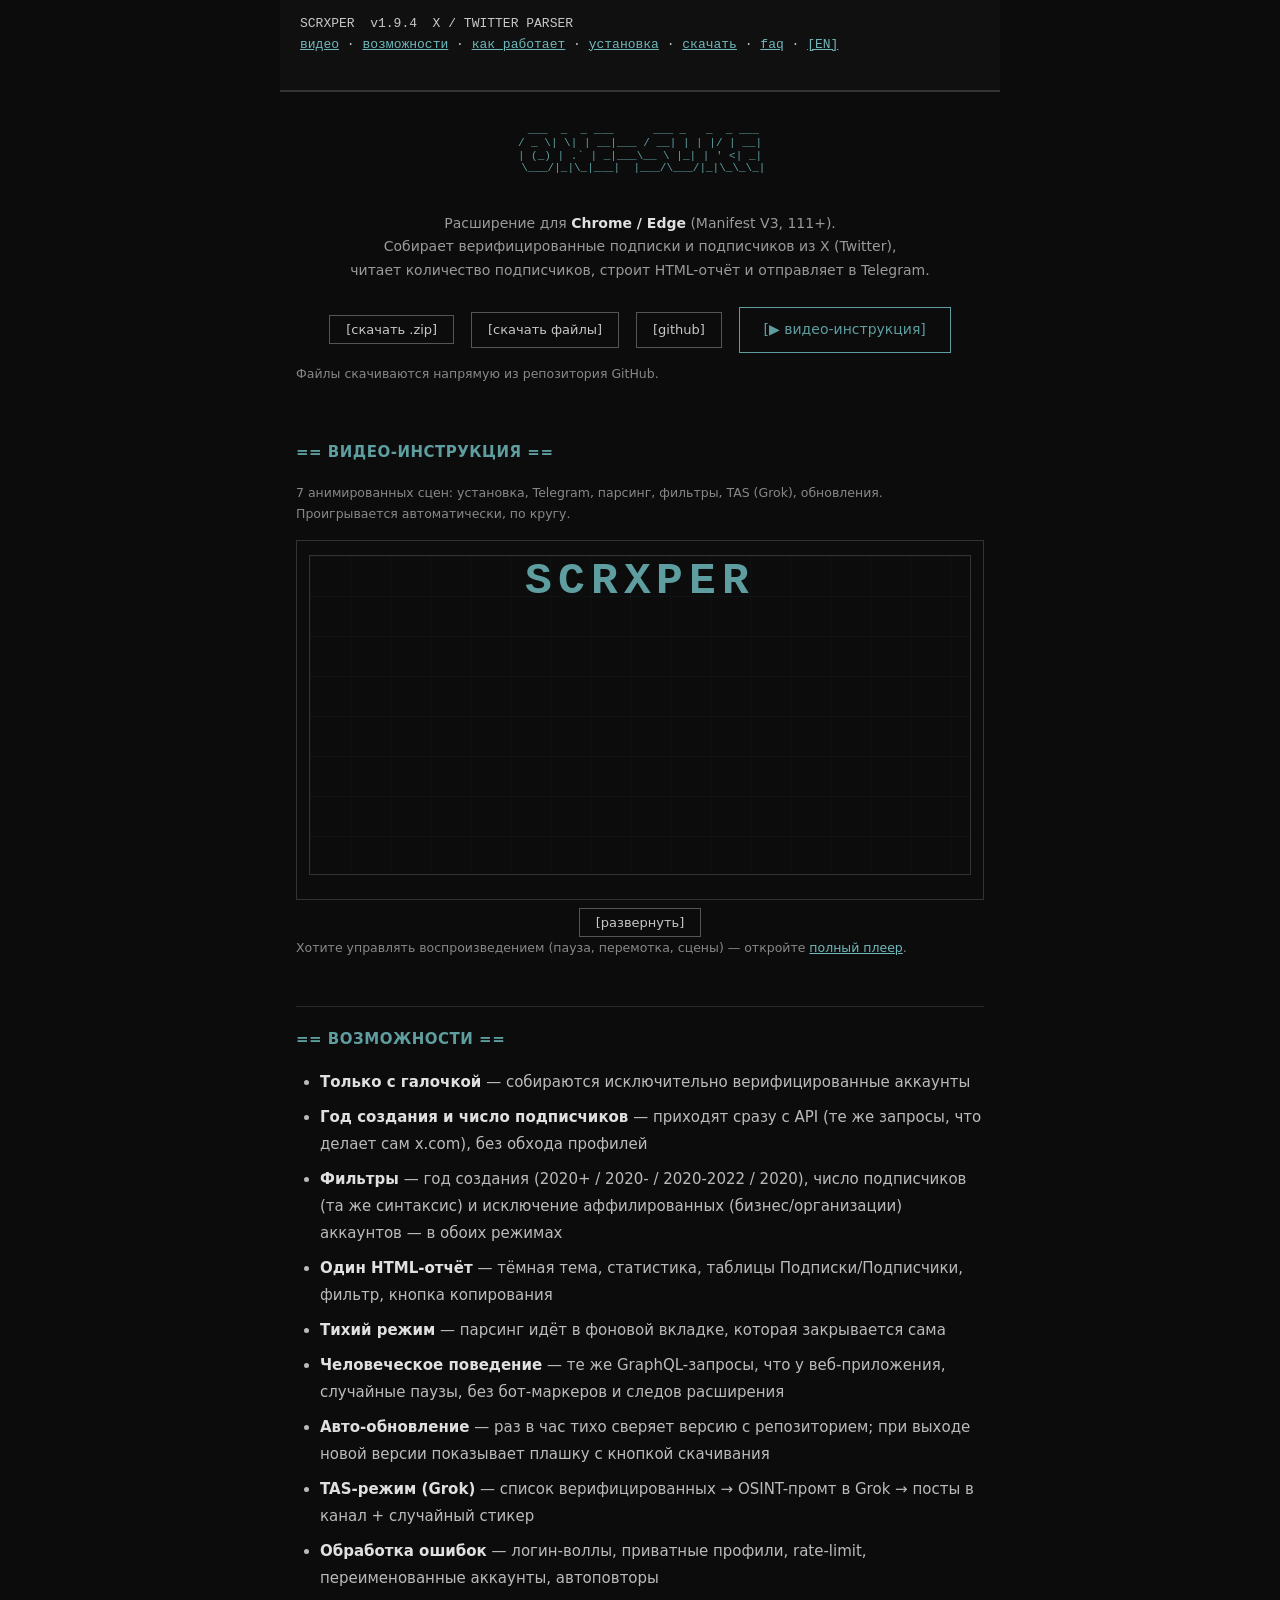
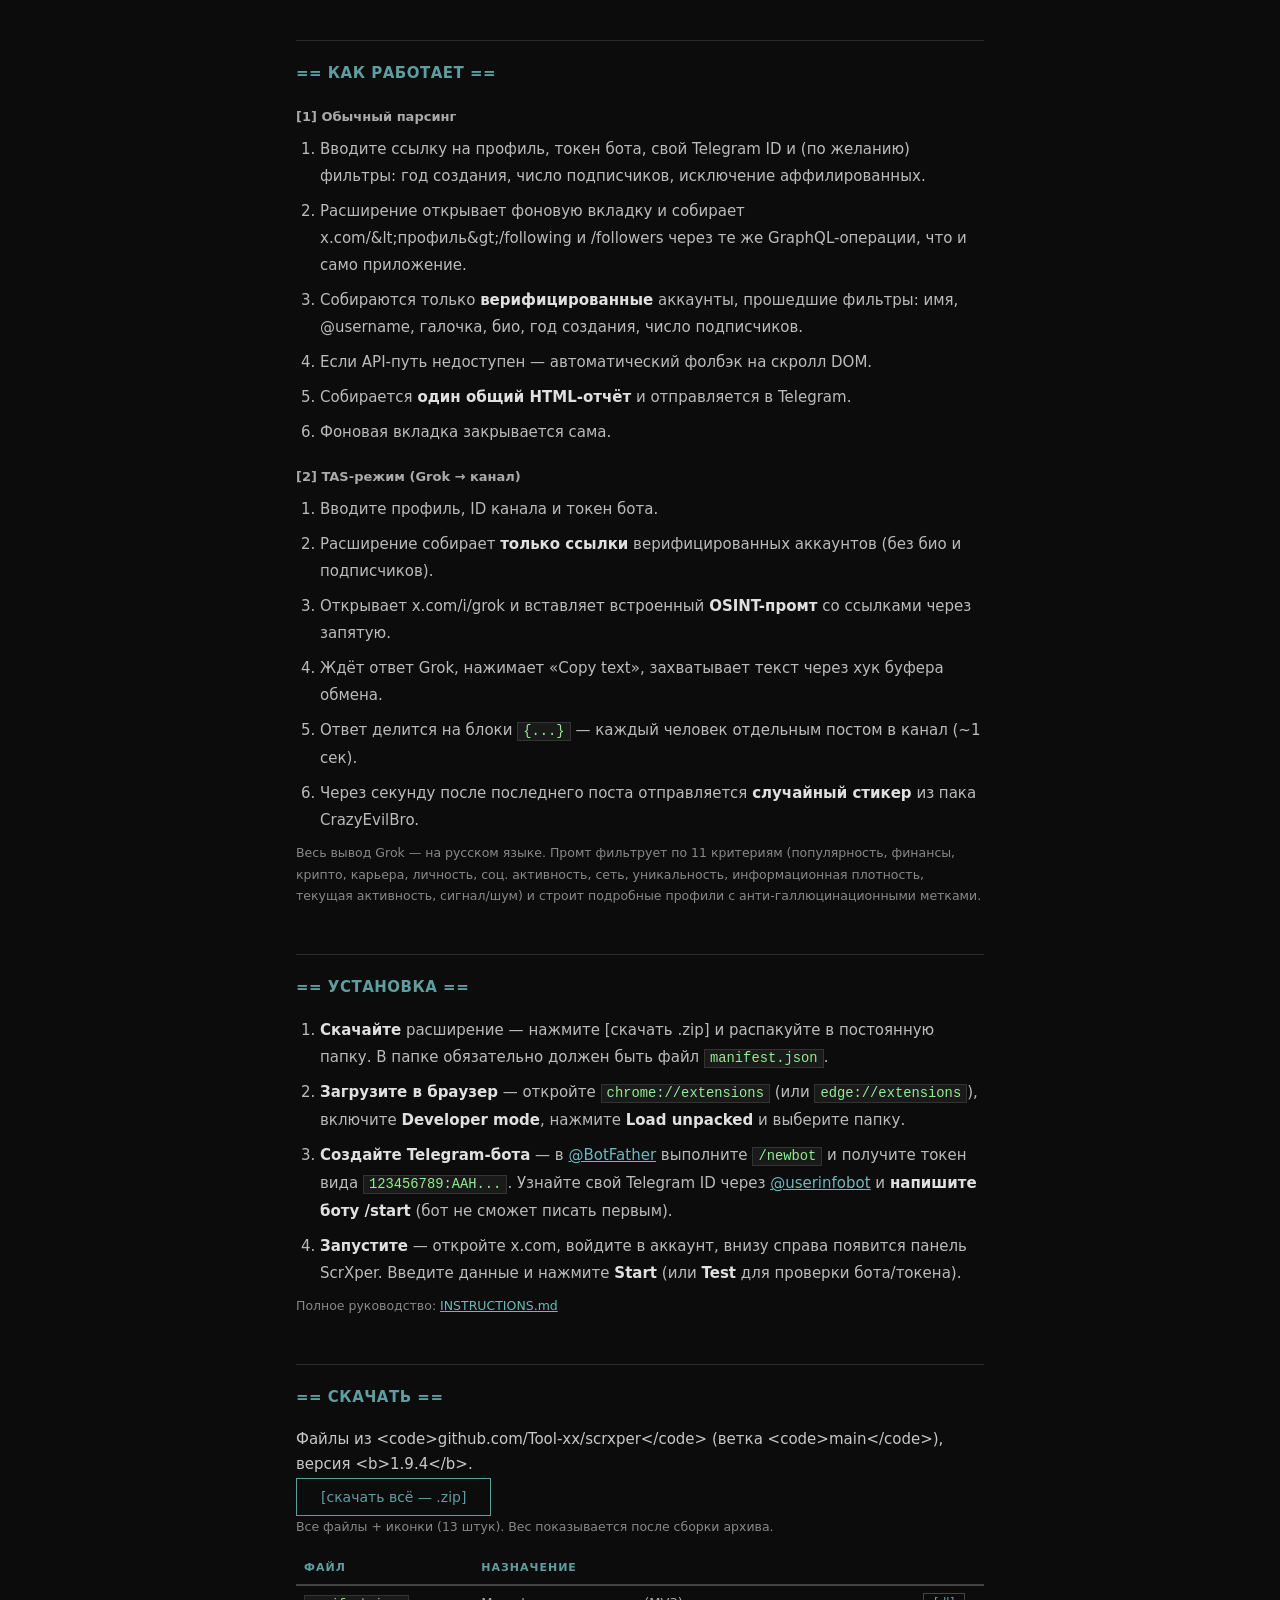
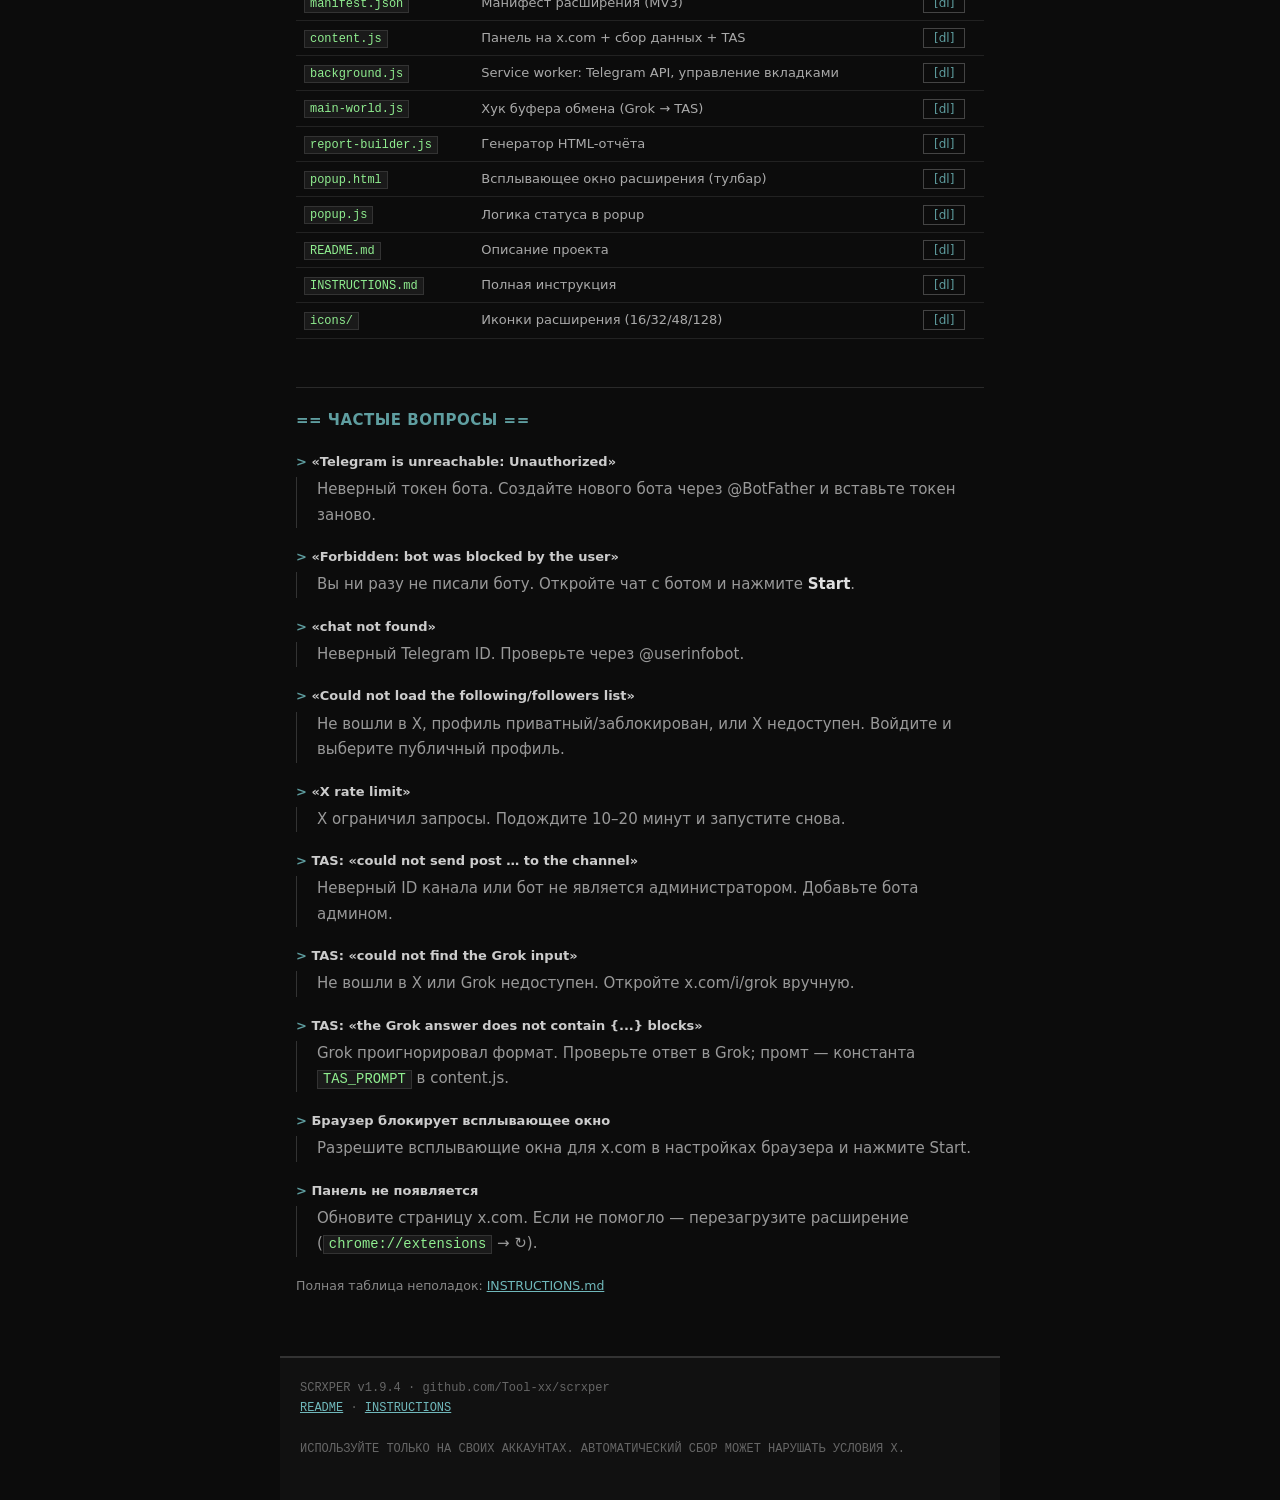
<file: docs/index.html>
<!DOCTYPE html>
<html lang="ru">
<head>
  <meta charset="UTF-8">
  <meta name="viewport" content="width=device-width, initial-scale=1.0">
  <title>ScrXper — X / Twitter парсер</title>
  <meta name="description" content="ScrXper — расширение для браузера: собирает верифицированные аккаунты, строит HTML-отчёты, отправляет в Telegram.">

  <!-- SEO / соцсети -->
  <meta property="og:title" content="ScrXper — X / Twitter парсер">
  <meta property="og:description" content="Собирает верифицированные аккаунты, строит HTML-отчёты, отправляет в Telegram. Установка, инструкция, скачивание.">
  <meta property="og:type" content="website">
  <meta property="og:url" content="https://tool-xx.github.io/scrxper/">
  <meta property="og:image" content="https://raw.githubusercontent.com/Tool-xx/scrxper/main/icons/icon128.png">
  <meta name="twitter:card" content="summary_large_image">
  <meta name="twitter:title" content="ScrXper — X / Twitter парсер">
  <meta name="twitter:description" content="Собирает верифицированные аккаунты, строит HTML-отчёты, отправляет в Telegram.">
  <meta name="twitter:image" content="https://raw.githubusercontent.com/Tool-xx/scrxper/main/icons/icon128.png">
  <link rel="canonical" href="https://tool-xx.github.io/scrxper/">
  <link rel="icon" type="image/png" href="https://raw.githubusercontent.com/Tool-xx/scrxper/main/icons/icon48.png">

  <link rel="stylesheet" href="style.css?v=20260810">
</head>
<body>

  <a class="skip" href="#main" data-i18n="skip">Перейти к содержанию</a>

  <pre class="header">
SCRXPER  v1.9.4  X / TWITTER PARSER
<a href="#video" data-i18n="navVideo">видео</a> &middot; <a href="#features" data-i18n="navFeatures">возможности</a> &middot; <a href="#how" data-i18n="navHow">как работает</a> &middot; <a href="#install" data-i18n="navInstall">установка</a> &middot; <a href="#files" data-i18n="navFiles">скачать</a> &middot; <a href="#faq" data-i18n="navFaq">faq</a> &middot; <a href="#" id="langToggle">[EN]</a>
  </pre>

  <main class="wrap" id="main">

    <div class="logo-wrap">
      <pre class="logo">
 ___  _  _ ___      ___ _   _  _ ___
/ _ \| \| | __|___ / __| | | |/ | __|
| (_) | .` | _|___\__ \ |_| | ' <| _|
 \___/|_|\_|___|  |___/\___/|_|\_\_\_|
      </pre>
    </div>

    <p class="tagline" data-i18n-html="tagline">
      Расширение для <b>Chrome / Edge</b> (Manifest V3, 111+).<br>
      Собирает верифицированные подписки и подписчиков из X (Twitter),<br>
      читает количество подписчиков, строит HTML-отчёт и отправляет в Telegram.
    </p>

    <p class="actions">
      <button type="button" id="btnDownloadZip" class="btn" data-i18n="btnZip">[скачать .zip]</button>
      <a class="btn" href="#files" data-i18n="btnFiles">[скачать файлы]</a>
      <a class="btn" href="https://github.com/Tool-xx/scrxper" target="_blank" rel="noopener" data-i18n="btnGithub">[github]</a>
      <a class="btn btn-big" href="#video" data-i18n="btnVideo">[▶ видео-инструкция]</a>
    </p>
    <p id="dlStatus" class="dim" data-i18n="dlStatus">Файлы скачиваются напрямую из репозитория GitHub.</p>

    <!-- ===== ВИДЕО ===== -->
    <section id="video">
      <h2 data-i18n="videoTitle">== ВИДЕО-ИНСТРУКЦИЯ ==</h2>
      <p class="dim" data-i18n="videoDesc">7 анимированных сцен: установка, Telegram, парсинг, фильтры, TAS (Grok), обновления. Проигрывается автоматически, по кругу.</p>
      <div class="video-box">
        <iframe class="video-frame" id="videoFrame" src="demo.html?loop&lang=ru" title="ScrXper — видео-инструкция" loading="lazy"></iframe>
        <button type="button" class="btn video-expand" id="videoExpand" aria-expanded="false" data-i18n="videoExpand">[развернуть]</button>
      </div>
      <p class="dim" data-i18n-html="videoMore">Хотите управлять воспроизведением (пауза, перемотка, сцены) — откройте <a href="demo.html">полный плеер</a>.</p>
    </section>

    <!-- ===== ВОЗМОЖНОСТИ ===== -->
    <section id="features">
      <h2 data-i18n="featuresTitle">== ВОЗМОЖНОСТИ ==</h2>
      <ul>
        <li data-i18n-html="f1"><b>Только с галочкой</b> — собираются исключительно верифицированные аккаунты</li>
        <li data-i18n-html="f2"><b>Год создания и число подписчиков</b> — приходят сразу с API (те же запросы, что делает сам x.com), без обхода профилей</li>
        <li data-i18n-html="f3"><b>Фильтры</b> — год создания (2020+ / 2020- / 2020-2022 / 2020), число подписчиков (та же синтаксис) и исключение аффилированных (бизнес/организации) аккаунтов — в обоих режимах</li>
        <li data-i18n-html="f4"><b>Один HTML-отчёт</b> — тёмная тема, статистика, таблицы Подписки/Подписчики, фильтр, кнопка копирования</li>
        <li data-i18n-html="f5"><b>Тихий режим</b> — парсинг идёт в фоновой вкладке, которая закрывается сама</li>
        <li data-i18n-html="f6"><b>Человеческое поведение</b> — те же GraphQL-запросы, что у веб-приложения, случайные паузы, без бот-маркеров и следов расширения</li>
        <li data-i18n-html="f7"><b>Авто-обновление</b> — раз в час тихо сверяет версию с репозиторием; при выходе новой версии показывает плашку с кнопкой скачивания</li>
        <li data-i18n-html="f8"><b>TAS-режим (Grok)</b> — список верифицированных → OSINT-промт в Grok → посты в канал + случайный стикер</li>
        <li data-i18n-html="f9"><b>Обработка ошибок</b> — логин-воллы, приватные профили, rate-limit, переименованные аккаунты, автоповторы</li>
      </ul>
    </section>

    <!-- ===== КАК РАБОТАЕТ ===== -->
    <section id="how">
      <h2 data-i18n="howTitle">== КАК РАБОТАЕТ ==</h2>
      <h3 data-i18n="howP1Title">[1] Обычный парсинг</h3>
      <ol>
        <li data-i18n="howP1_1">Вводите ссылку на профиль, токен бота, свой Telegram ID и (по желанию) фильтры: год создания, число подписчиков, исключение аффилированных.</li>
        <li data-i18n="howP1_2">Расширение открывает фоновую вкладку и собирает x.com/&lt;профиль&gt;/following и /followers через те же GraphQL-операции, что и само приложение.</li>
        <li data-i18n-html="howP1_3">Собираются только <b>верифицированные</b> аккаунты, прошедшие фильтры: имя, @username, галочка, био, год создания, число подписчиков.</li>
        <li data-i18n="howP1_4">Если API-путь недоступен — автоматический фолбэк на скролл DOM.</li>
        <li data-i18n-html="howP1_5">Собирается <b>один общий HTML-отчёт</b> и отправляется в Telegram.</li>
        <li data-i18n="howP1_6">Фоновая вкладка закрывается сама.</li>
      </ol>

      <h3 data-i18n="howP2Title">[2] TAS-режим (Grok → канал)</h3>
      <ol>
        <li data-i18n="howP2_1">Вводите профиль, ID канала и токен бота.</li>
        <li data-i18n-html="howP2_2">Расширение собирает <b>только ссылки</b> верифицированных аккаунтов (без био и подписчиков).</li>
        <li data-i18n-html="howP2_3">Открывает x.com/i/grok и вставляет встроенный <b>OSINT-промт</b> со ссылками через запятую.</li>
        <li data-i18n="howP2_4">Ждёт ответ Grok, нажимает «Copy text», захватывает текст через хук буфера обмена.</li>
        <li data-i18n-html="howP2_5">Ответ делится на блоки <code>{...}</code> — каждый человек отдельным постом в канал (~1 сек).</li>
        <li data-i18n-html="howP2_6">Через секунду после последнего поста отправляется <b>случайный стикер</b> из пака CrazyEvilBro.</li>
      </ol>

      <p class="dim" data-i18n="howNote">Весь вывод Grok — на русском языке. Промт фильтрует по 11 критериям (популярность, финансы, крипто, карьера, личность, соц. активность, сеть, уникальность, информационная плотность, текущая активность, сигнал/шум) и строит подробные профили с анти-галлюцинационными метками.</p>
    </section>

    <!-- ===== УСТАНОВКА ===== -->
    <section id="install">
      <h2 data-i18n="installTitle">== УСТАНОВКА ==</h2>
      <ol>
        <li data-i18n-html="install_1"><b>Скачайте</b> расширение — нажмите [скачать .zip] и распакуйте в постоянную папку. В папке обязательно должен быть файл <code>manifest.json</code>.</li>
        <li data-i18n-html="install_2"><b>Загрузите в браузер</b> — откройте <code>chrome://extensions</code> (или <code>edge://extensions</code>), включите <b>Developer mode</b>, нажмите <b>Load unpacked</b> и выберите папку.</li>
        <li data-i18n-html="install_3"><b>Создайте Telegram-бота</b> — в <a href="https://t.me/BotFather" target="_blank" rel="noopener">@BotFather</a> выполните <code>/newbot</code> и получите токен вида <code>123456789:AAH...</code>. Узнайте свой Telegram ID через <a href="https://t.me/userinfobot" target="_blank" rel="noopener">@userinfobot</a> и <b>напишите боту /start</b> (бот не сможет писать первым).</li>
        <li data-i18n-html="install_4"><b>Запустите</b> — откройте x.com, войдите в аккаунт, внизу справа появится панель ScrXper. Введите данные и нажмите <b>Start</b> (или <b>Test</b> для проверки бота/токена).</li>
      </ol>
      <p class="dim" data-i18n-html="installMore">Полное руководство: <a href="https://raw.githubusercontent.com/Tool-xx/scrxper/main/INSTRUCTIONS.md" target="_blank" rel="noopener">INSTRUCTIONS.md</a></p>
    </section>

    <!-- ===== СКАЧАТЬ ===== -->
    <section id="files">
      <h2 data-i18n="filesTitle">== СКАЧАТЬ ==</h2>
      <p data-i18n="filesDesc" data-i18n-args='{"v":"1.9.4"}'>Файлы из <code>github.com/Tool-xx/scrxper</code> (ветка <code>main</code>), версия <b>1.9.4</b>.</p>

      <button type="button" id="btnDownloadZip2" class="btn btn-big" data-i18n="filesZip">[скачать всё — .zip]</button>
      <p id="zipStatus" class="dim" data-i18n="filesZipStatus">Все файлы + иконки (13 штук). Вес показывается после сборки архива.</p>

      <table class="files">
        <thead><tr><th data-i18n="thFile">файл</th><th data-i18n="thPurpose">назначение</th><th></th></tr></thead>
        <tbody>
          <tr><td><code>manifest.json</code></td><td data-i18n="fd1">Манифест расширения (MV3)</td><td><button type="button" class="file-dl" data-file="manifest.json" data-i18n-aria="ariaDl" data-i18n-args='{"f":"manifest.json"}' aria-label="Скачать manifest.json">[dl]</button></td></tr>
          <tr><td><code>content.js</code></td><td data-i18n="fd2">Панель на x.com + сбор данных + TAS</td><td><button type="button" class="file-dl" data-file="content.js" data-i18n-aria="ariaDl" data-i18n-args='{"f":"content.js"}' aria-label="Скачать content.js">[dl]</button></td></tr>
          <tr><td><code>background.js</code></td><td data-i18n="fd3">Service worker: Telegram API, управление вкладками</td><td><button type="button" class="file-dl" data-file="background.js" data-i18n-aria="ariaDl" data-i18n-args='{"f":"background.js"}' aria-label="Скачать background.js">[dl]</button></td></tr>
          <tr><td><code>main-world.js</code></td><td data-i18n="fd4">Хук буфера обмена (Grok → TAS)</td><td><button type="button" class="file-dl" data-file="main-world.js" data-i18n-aria="ariaDl" data-i18n-args='{"f":"main-world.js"}' aria-label="Скачать main-world.js">[dl]</button></td></tr>
          <tr><td><code>report-builder.js</code></td><td data-i18n="fd5">Генератор HTML-отчёта</td><td><button type="button" class="file-dl" data-file="report-builder.js" data-i18n-aria="ariaDl" data-i18n-args='{"f":"report-builder.js"}' aria-label="Скачать report-builder.js">[dl]</button></td></tr>
          <tr><td><code>popup.html</code></td><td data-i18n="fd6">Всплывающее окно расширения (тулбар)</td><td><button type="button" class="file-dl" data-file="popup.html" data-i18n-aria="ariaDl" data-i18n-args='{"f":"popup.html"}' aria-label="Скачать popup.html">[dl]</button></td></tr>
          <tr><td><code>popup.js</code></td><td data-i18n="fd7">Логика статуса в popup</td><td><button type="button" class="file-dl" data-file="popup.js" data-i18n-aria="ariaDl" data-i18n-args='{"f":"popup.js"}' aria-label="Скачать popup.js">[dl]</button></td></tr>
          <tr><td><code>README.md</code></td><td data-i18n="fd8">Описание проекта</td><td><button type="button" class="file-dl" data-file="README.md" data-i18n-aria="ariaDl" data-i18n-args='{"f":"README.md"}' aria-label="Скачать README.md">[dl]</button></td></tr>
          <tr><td><code>INSTRUCTIONS.md</code></td><td data-i18n="fd9">Полная инструкция</td><td><button type="button" class="file-dl" data-file="INSTRUCTIONS.md" data-i18n-aria="ariaDl" data-i18n-args='{"f":"INSTRUCTIONS.md"}' aria-label="Скачать INSTRUCTIONS.md">[dl]</button></td></tr>
          <tr><td><code>icons/</code></td><td data-i18n="fd10">Иконки расширения (16/32/48/128)</td><td><button type="button" class="file-dl" data-file="icons/icon128.png" data-i18n-aria="ariaDl" data-i18n-args='{"f":"icon128.png"}' aria-label="Скачать иконку icon128.png">[dl]</button></td></tr>
        </tbody>
      </table>
    </section>

    <!-- ===== FAQ ===== -->
    <section id="faq">
      <h2 data-i18n="faqTitle">== ЧАСТЫЕ ВОПРОСЫ ==</h2>
      <dl>
        <dt>«Telegram is unreachable: Unauthorized»</dt>
        <dd data-i18n="faq1">Неверный токен бота. Создайте нового бота через @BotFather и вставьте токен заново.</dd>

        <dt>«Forbidden: bot was blocked by the user»</dt>
        <dd data-i18n-html="faq2">Вы ни разу не писали боту. Откройте чат с ботом и нажмите <b>Start</b>.</dd>

        <dt>«chat not found»</dt>
        <dd data-i18n="faq3">Неверный Telegram ID. Проверьте через @userinfobot.</dd>

        <dt>«Could not load the following/followers list»</dt>
        <dd data-i18n="faq4">Не вошли в X, профиль приватный/заблокирован, или X недоступен. Войдите и выберите публичный профиль.</dd>

        <dt>«X rate limit»</dt>
        <dd data-i18n="faq5">X ограничил запросы. Подождите 10–20 минут и запустите снова.</dd>

        <dt>TAS: «could not send post … to the channel»</dt>
        <dd data-i18n="faq6">Неверный ID канала или бот не является администратором. Добавьте бота админом.</dd>

        <dt>TAS: «could not find the Grok input»</dt>
        <dd data-i18n="faq7">Не вошли в X или Grok недоступен. Откройте x.com/i/grok вручную.</dd>

        <dt>TAS: «the Grok answer does not contain {...} blocks»</dt>
        <dd data-i18n-html="faq8">Grok проигнорировал формат. Проверьте ответ в Grok; промт — константа <code>TAS_PROMPT</code> в content.js.</dd>

        <dt>Браузер блокирует всплывающее окно</dt>
        <dd data-i18n="faq9">Разрешите всплывающие окна для x.com в настройках браузера и нажмите Start.</dd>

        <dt>Панель не появляется</dt>
        <dd data-i18n-html="faq10">Обновите страницу x.com. Если не помогло — перезагрузите расширение (<code>chrome://extensions</code> → ↻).</dd>
      </dl>
      <p class="dim" data-i18n-html="faqMore">Полная таблица неполадок: <a href="https://raw.githubusercontent.com/Tool-xx/scrxper/main/INSTRUCTIONS.md" target="_blank" rel="noopener">INSTRUCTIONS.md</a></p>
    </section>

  </main>

  <pre class="footer">
SCRXPER v1.9.4 · github.com/Tool-xx/scrxper
<a href="https://raw.githubusercontent.com/Tool-xx/scrxper/main/README.md" target="_blank" rel="noopener">README</a> &middot; <a href="https://raw.githubusercontent.com/Tool-xx/scrxper/main/INSTRUCTIONS.md" target="_blank" rel="noopener">INSTRUCTIONS</a>

<span data-i18n="disclaimer">ИСПОЛЬЗУЙТЕ ТОЛЬКО НА СВОИХ АККАУНТАХ. АВТОМАТИЧЕСКИЙ СБОР МОЖЕТ НАРУШАТЬ УСЛОВИЯ X.</span>
  </pre>

  <div class="toast" id="toast" role="status" aria-live="polite" aria-atomic="true"></div>

  <script src="i18n.js?v=20260810"></script>
  <script>SX_applyLang();</script>
  <script src="app.js?v=20260810"></script>
</body>
</html>
</file>
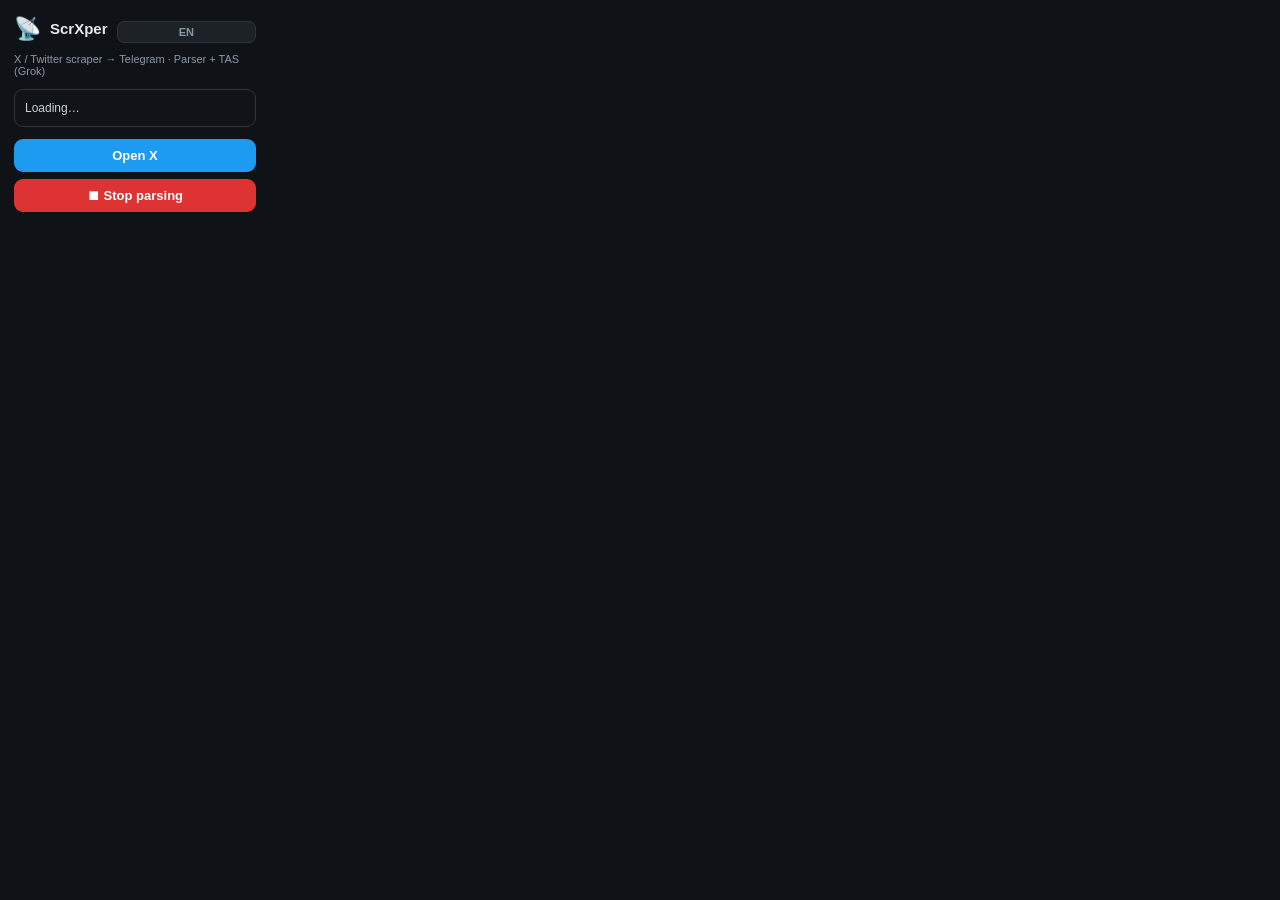
<file: popup.html>
<!doctype html>
<html lang="en">
<head>
  <meta charset="utf-8" />
  <style>
    * { box-sizing: border-box; margin: 0; padding: 0; }
    body {
      width: 270px;
      font-family: -apple-system, BlinkMacSystemFont, 'Segoe UI', Roboto, Arial, sans-serif;
      background: #0f1216;
      color: #e7e9ea;
      padding: 14px;
    }
    .head { display: flex; align-items: center; gap: 9px; margin-bottom: 10px; }
    .logo { font-size: 22px; }
    .name { font-size: 15px; font-weight: 800; color: #e7e9ea; }
    .lang {
      margin-left: auto; padding: 4px 8px; font-size: 11px; font-weight: 700;
      background: #1d2228; color: #8b98a5; border: 1px solid #2f3336; border-radius: 7px;
      cursor: pointer; transition: background .15s, color .15s;
    }
    .lang:hover { background: #2a3038; color: #e7e9ea; }
    .desc { font-size: 11px; color: #8b98a5; margin-bottom: 12px; }
    .status {
      font-size: 12px; line-height: 1.5; color: #c9d1d9;
      background: #101419; border: 1px solid #2f3336; border-radius: 9px;
      padding: 9px 10px; margin-bottom: 12px; min-height: 36px;
    }
    .upd {
      font-size: 11.5px; line-height: 1.5; color: #aee7f5;
      background: #0d1a20; border: 1px solid #14617a; border-radius: 9px;
      padding: 9px 10px; margin-bottom: 12px;
    }
    .upd .row { display: flex; align-items: center; gap: 8px; }
    .upd .txt { flex: 1; min-width: 0; }
    .upd button { margin: 0; padding: 6px 10px; font-size: 11.5px; width: auto; background: #1d9bf0; }
    button {
      display: block; width: 100%; border: none; border-radius: 9px;
      padding: 9px 12px; font-size: 13px; font-weight: 600; color: #fff;
      cursor: pointer; margin-top: 7px; transition: filter .15s;
    }
    button:hover { filter: brightness(1.15); }
    .primary { background: #1d9bf0; }
    .danger { background: #d33; }
  </style>
</head>
<body>
  <div class="head">
    <div class="logo">📡</div>
    <div class="name">ScrXper</div>
    <button class="lang" id="lang" type="button" title="Switch language">EN</button>
  </div>
  <div class="desc" id="desc">X / Twitter scraper → Telegram · Parser + TAS (Grok)</div>
  <div class="upd" id="upd" hidden>
    <div class="row">
      <span class="txt" id="updtxt"></span>
      <button id="updbtn" type="button">⬇ Download</button>
    </div>
  </div>
  <div class="status" id="status">Loading…</div>
  <button class="primary" id="open">Open X</button>
  <button class="danger" id="stop" hidden>⏹ Stop parsing</button>
  <script src="popup.js"></script>
</body>
</html>
</file>
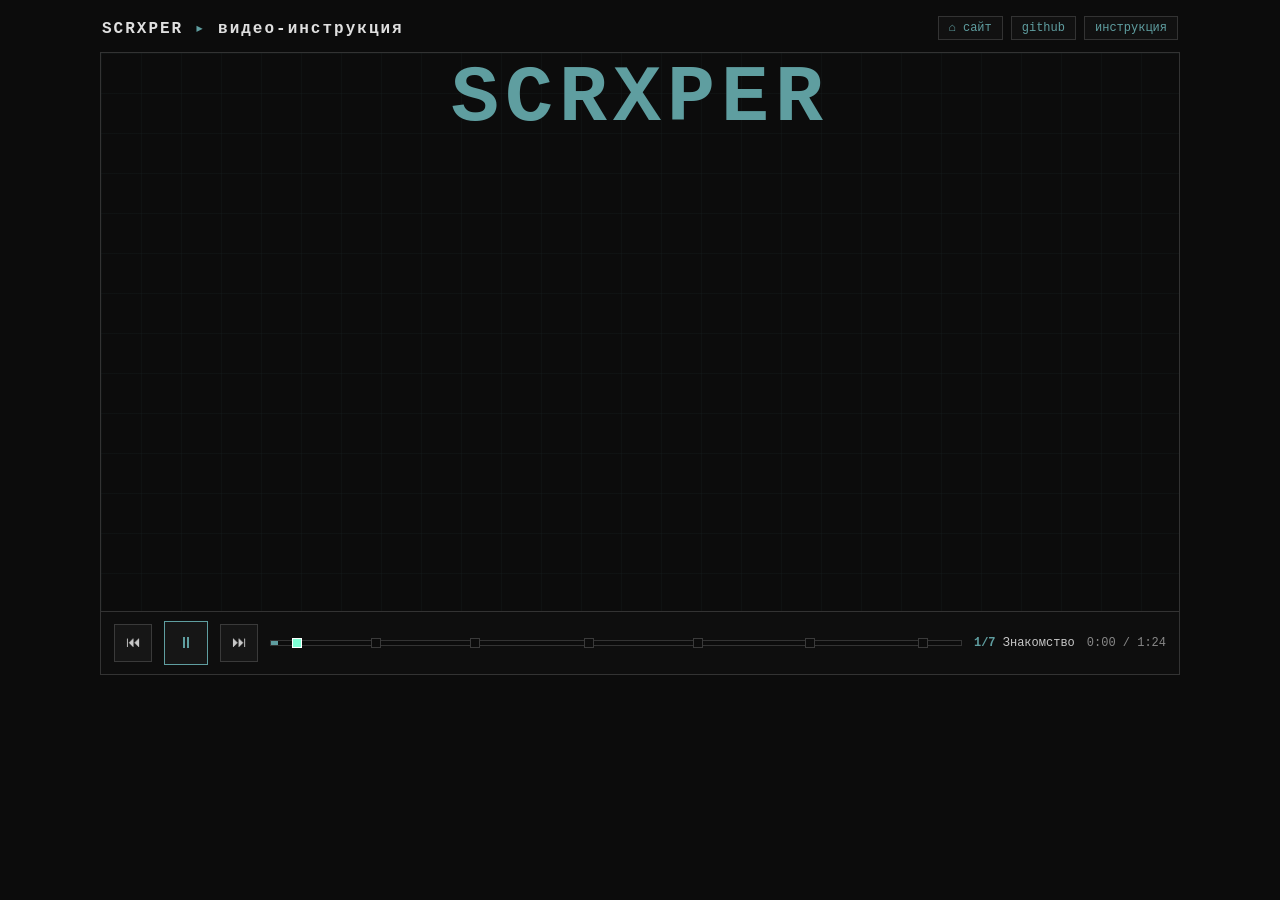
<file: docs/demo.html>
<!DOCTYPE html>
<html lang="ru">
<head>
<meta charset="UTF-8">
<meta name="viewport" content="width=device-width, initial-scale=1.0">
<title>ScrXper — видео-инструкция</title>
<meta name="description" content="Анимированная видео-инструкция по расширению ScrXper: установка, Telegram, парсинг, фильтры, TAS (Grok). Режим ?loop — зацикленный ролик без контролов.">
<meta property="og:title" content="ScrXper — видео-инструкция">
<meta property="og:description" content="Анимированная видео-инструкция: установка, Telegram, парсинг, фильтры, TAS (Grok).">
<meta property="og:image" content="https://raw.githubusercontent.com/Tool-xx/scrxper/main/icons/icon128.png">
<link rel="canonical" href="https://tool-xx.github.io/scrxper/demo.html">
<link rel="stylesheet" href="demo.css?v=20260810">
</head>
<body>

<div class="topline">
  <div class="brand">SCRXPER <b>▸</b> видео-инструкция</div>
  <div class="links">
    <a href="index.html">⌂ сайт</a>
    <a href="https://github.com/Tool-xx/scrxper" target="_blank" rel="noopener">github</a>
    <a href="https://raw.githubusercontent.com/Tool-xx/scrxper/main/INSTRUCTIONS.md" target="_blank" rel="noopener">инструкция</a>
  </div>
</div>

<div class="player">
  <div class="stage" id="stage"></div>
  <div class="controls">
    <button class="cbtn2" id="btnPrev" type="button" title="Назад (←)">⏮</button>
    <button class="cbtn2 play" id="btnPlay" type="button" title="Пауза / воспроизведение (пробел)">⏸</button>
    <button class="cbtn2" id="btnNext" type="button" title="Вперёд (→)">⏭</button>
    <div class="barwrap" id="barwrap" role="slider" aria-label="Перемотка видео" aria-valuemin="0" aria-valuemax="100" aria-valuenow="0">
      <div class="track"><div class="fill" id="fill"></div></div>
      <div class="marks" id="marks"></div>
    </div>
    <div class="scenetitle"><b id="sceneNum"></b>&nbsp;<span id="sceneName"></span></div>
    <div class="time" id="time">0:00 / 1:24</div>
  </div>
</div>

<script src="demo.js?v=20260810"></script>
</body>
</html>
</file>
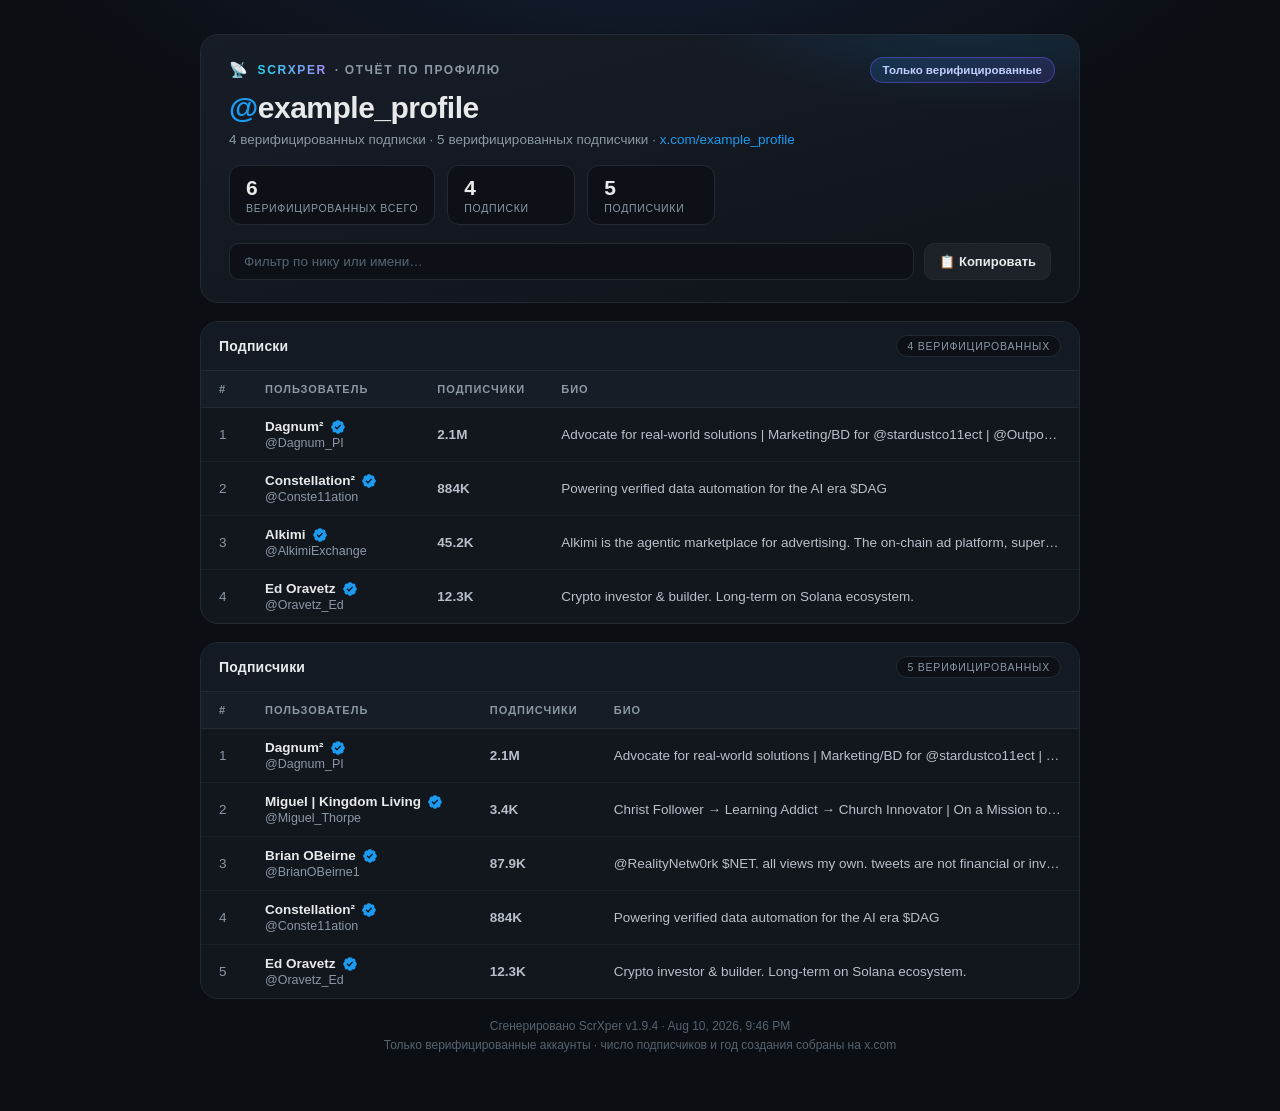
<file: tools/sample-report.html>
<!DOCTYPE html>
<html lang="ru">
<head>
<meta charset="utf-8">
<meta name="viewport" content="width=device-width, initial-scale=1">
<title>ScrXper — @example_profile — отчёт</title>
<style>
:root {
  --bg: #0b0e13; --panel: #12161d; --border: #232a33;
  --text: #e7e9ea; --muted: #8b98a5; --accent: #1d9bf0; --accent2: #7856ff;
}
* { box-sizing: border-box; margin: 0; padding: 0; }
body { min-height: 100vh; color: var(--text); font-family: -apple-system, BlinkMacSystemFont, "Segoe UI", Roboto, "Helvetica Neue", Arial, sans-serif; background: radial-gradient(1100px 520px at 50% -120px, #152036 0%, var(--bg) 58%); padding: 34px 16px 56px; }
.wrap { max-width: 880px; margin: 0 auto; }
.card { background: linear-gradient(165deg, #171d27 0%, #10141b 100%); border: 1px solid var(--border); border-radius: 18px; padding: 26px 28px 22px; margin-bottom: 18px; position: relative; overflow: hidden; }
.card::after { content: ""; position: absolute; inset: 0; background: radial-gradient(420px 150px at 88% -30px, rgba(29,155,240,.16), transparent 70%); pointer-events: none; }
.brand { display: flex; align-items: center; gap: 8px; font-size: 12px; letter-spacing: 1.6px; text-transform: uppercase; color: var(--muted); font-weight: 700; }
.brand .logo { font-size: 15px; }
.brand b { background: linear-gradient(90deg, #22d3ee, #a78bfa); -webkit-background-clip: text; background-clip: text; -webkit-text-fill-color: transparent; }
.badge { position: absolute; top: 22px; right: 24px; font-size: 11.5px; font-weight: 700; padding: 6px 12px; border-radius: 99px; background: linear-gradient(135deg, rgba(29,155,240,.16), rgba(120,86,255,.16)); border: 1px solid rgba(120,86,255,.45); color: #c9d1ff; }
h1 { margin-top: 12px; font-size: 30px; letter-spacing: -.5px; line-height: 1.15; }
h1 .at { color: var(--accent); }
.sub { margin-top: 6px; color: var(--muted); font-size: 13.5px; }
.stats { display: flex; gap: 12px; flex-wrap: wrap; margin-top: 18px; }
.stat { background: #0d1117; border: 1px solid var(--border); border-radius: 12px; padding: 10px 16px; min-width: 128px; }
.stat .v { font-size: 21px; font-weight: 800; font-variant-numeric: tabular-nums; }
.stat .k { font-size: 10.5px; color: var(--muted); text-transform: uppercase; letter-spacing: .7px; margin-top: 2px; }
.toolbar { display: flex; gap: 10px; margin-top: 18px; position: relative; z-index: 1; }
.search { flex: 1; min-width: 0; background: #0d1117; border: 1px solid var(--border); border-radius: 10px; padding: 10px 14px; color: var(--text); font-size: 13.5px; outline: none; transition: border .15s, box-shadow .15s; }
.search:focus { border-color: var(--accent); box-shadow: 0 0 0 3px rgba(29,155,240,.2); }
.search::placeholder { color: #566370; }
.copy { background: #1d2228; border: 1px solid var(--border); color: #e7e9ea; border-radius: 10px; padding: 10px 14px; font-size: 13px; font-weight: 600; cursor: pointer; white-space: nowrap; transition: background .15s; }
.copy:hover { background: #262c33; }
.table-card { background: var(--panel); border: 1px solid var(--border); border-radius: 18px; overflow: hidden; margin-bottom: 18px; }
.sec-h { display: flex; align-items: center; justify-content: space-between; gap: 10px; padding: 13px 18px; border-bottom: 1px solid var(--border); background: #141a23; }
.sec-t { font-size: 14px; font-weight: 800; letter-spacing: .2px; }
.sec-c { font-size: 10.5px; color: var(--muted); text-transform: uppercase; letter-spacing: .8px; background: #0d1117; border: 1px solid var(--border); border-radius: 99px; padding: 4px 10px; }
.table-scroll { overflow-x: auto; }
table { width: 100%; border-collapse: collapse; min-width: 520px; }
thead th { position: sticky; top: 0; z-index: 2; background: #171d26; color: var(--muted); font-size: 11px; text-transform: uppercase; letter-spacing: 1px; text-align: left; padding: 12px 18px; border-bottom: 1px solid var(--border); }
tbody td { padding: 11px 18px; border-bottom: 1px solid #1a212b; font-size: 13.5px; vertical-align: middle; }
tbody tr:last-child td { border-bottom: none; }
tbody tr { transition: background .12s; }
tbody tr:hover { background: rgba(29,155,240,.05); }
td.num { width: 46px; color: var(--muted); font-variant-numeric: tabular-nums; }
td.foll { width: 118px; color: #b7c0ca; font-variant-numeric: tabular-nums; white-space: nowrap; font-weight: 600; }
.user .nm { display: flex; align-items: center; gap: 6px; }
.user .name { color: var(--text); font-weight: 700; text-decoration: none; white-space: nowrap; }
.user .name:hover { color: var(--accent); }
.user .handle { display: block; color: var(--muted); font-size: 12.5px; margin-top: 1px; }
svg.ver { width: 16px; height: 16px; flex: 0 0 auto; }
td.bio { max-width: 460px; color: #b7c0ca; overflow: hidden; text-overflow: ellipsis; white-space: nowrap; }
.muted { color: var(--muted); }
.empty { padding: 44px 20px; text-align: center; color: var(--muted); font-size: 14px; }
.empty .sub { margin-top: 6px; font-size: 12.5px; color: #566370; }
footer { margin-top: 6px; text-align: center; color: #566370; font-size: 12px; line-height: 1.6; }
::selection { background: rgba(29,155,240,.35); }
@media (max-width: 560px) {
  body { padding: 18px 10px 40px; }
  .card { padding: 20px 18px 18px; }
  .badge { position: static; display: inline-block; margin-top: 14px; }
  h1 { font-size: 24px; }
  .stats .stat { min-width: 106px; }
}
</style>
</head>
<body>
<div class="wrap">
  <header class="card">
    <div class="brand"><span class="logo">📡</span><b>ScrXper</b> · отчёт по профилю</div>
    <div class="badge">Только верифицированные</div>
    <h1><span class="at">@</span>example_profile</h1>
    <div class="sub">4 верифицированных подписки · 5 верифицированных подписчики · <a href="https://x.com/example_profile" target="_blank" rel="noopener" style="color:#1d9bf0;text-decoration:none">x.com/example_profile</a></div>
    <div class="stats"><div class="stat"><div class="v">6</div><div class="k">верифицированных всего</div></div><div class="stat"><div class="v">4</div><div class="k">подписки</div></div><div class="stat"><div class="v">5</div><div class="k">подписчики</div></div></div>
    <div class="toolbar">
      <input id="q" class="search" placeholder="Фильтр по нику или имени…" autocomplete="off" spellcheck="false">
      <button id="copy" class="copy" title="Скопировать все ники (@…)" type="button">📋 Копировать</button>
    </div>
  </header>
<div class="table-card"><div class="sec-h"><div class="sec-t">Подписки</div><div class="sec-c">4 верифицированных</div></div><div class="table-scroll"><table><thead><tr><th>#</th><th>Пользователь</th><th>Подписчики</th><th>Био</th></tr></thead><tbody id="rows_following"><tr data-search="dagnum_pi dagnum²" data-handle="Dagnum_PI"><td class="num">1</td><td class="user"><span class="nm"><a class="name" href="https://x.com/Dagnum_PI" target="_blank" rel="noopener">Dagnum²</a><svg class="ver" viewBox="0 0 22 22" aria-label="Verified account"><g><path fill="#1d9bf0" d="M20.396 11c-.018-.646-.215-1.275-.57-1.816-.354-.54-.852-.972-1.438-1.246.223-.607.27-1.264.14-1.897-.131-.634-.437-1.218-.882-1.687-.47-.445-1.053-.75-1.687-.882-.633-.13-1.29-.083-1.897.14-.273-.587-.704-1.086-1.245-1.44S11.647 1.62 11 1.604c-.646.017-1.273.213-1.813.568s-.969.854-1.24 1.44c-.608-.223-1.267-.272-1.902-.14-.635.13-1.22.436-1.69.882-.445.47-.749 1.055-.878 1.688-.13.633-.08 1.29.144 1.896-.587.274-1.087.705-1.443 1.245-.356.54-.555 1.17-.574 1.817.02.647.218 1.276.574 1.817.356.54.856.972 1.443 1.245-.224.606-.274 1.263-.144 1.896.13.634.433 1.218.877 1.688.47.443 1.054.747 1.687.878.633.132 1.29.084 1.897-.136.274.586.705 1.084 1.246 1.439.54.354 1.17.551 1.816.569.647-.016 1.276-.213 1.817-.567s.972-.854 1.245-1.44c.604.239 1.266.296 1.903.164.636-.132 1.22-.447 1.68-.907.46-.46.776-1.044.908-1.681s.075-1.299-.165-1.903c.586-.274 1.084-.705 1.439-1.246.354-.54.551-1.17.569-1.816zM9.662 14.85l-3.429-3.428 1.293-1.302 2.072 2.072 4.4-4.794 1.347 1.246z"/></g></svg></span><span class="handle">@Dagnum_PI</span></td><td class="foll"><span class="foll">2.1M</span></td><td class="bio" title="Advocate for real-world solutions | Marketing/BD for @stardustco11ect | @Outpost_HGTP">Advocate for real-world solutions | Marketing/BD for @stardustco11ect | @Outpost_HGTP</td></tr>
<tr data-search="conste11ation constellation²" data-handle="Conste11ation"><td class="num">2</td><td class="user"><span class="nm"><a class="name" href="https://x.com/Conste11ation" target="_blank" rel="noopener">Constellation²</a><svg class="ver" viewBox="0 0 22 22" aria-label="Verified account"><g><path fill="#1d9bf0" d="M20.396 11c-.018-.646-.215-1.275-.57-1.816-.354-.54-.852-.972-1.438-1.246.223-.607.27-1.264.14-1.897-.131-.634-.437-1.218-.882-1.687-.47-.445-1.053-.75-1.687-.882-.633-.13-1.29-.083-1.897.14-.273-.587-.704-1.086-1.245-1.44S11.647 1.62 11 1.604c-.646.017-1.273.213-1.813.568s-.969.854-1.24 1.44c-.608-.223-1.267-.272-1.902-.14-.635.13-1.22.436-1.69.882-.445.47-.749 1.055-.878 1.688-.13.633-.08 1.29.144 1.896-.587.274-1.087.705-1.443 1.245-.356.54-.555 1.17-.574 1.817.02.647.218 1.276.574 1.817.356.54.856.972 1.443 1.245-.224.606-.274 1.263-.144 1.896.13.634.433 1.218.877 1.688.47.443 1.054.747 1.687.878.633.132 1.29.084 1.897-.136.274.586.705 1.084 1.246 1.439.54.354 1.17.551 1.816.569.647-.016 1.276-.213 1.817-.567s.972-.854 1.245-1.44c.604.239 1.266.296 1.903.164.636-.132 1.22-.447 1.68-.907.46-.46.776-1.044.908-1.681s.075-1.299-.165-1.903c.586-.274 1.084-.705 1.439-1.246.354-.54.551-1.17.569-1.816zM9.662 14.85l-3.429-3.428 1.293-1.302 2.072 2.072 4.4-4.794 1.347 1.246z"/></g></svg></span><span class="handle">@Conste11ation</span></td><td class="foll"><span class="foll">884K</span></td><td class="bio" title="Powering verified data automation for the AI era $DAG">Powering verified data automation for the AI era $DAG</td></tr>
<tr data-search="alkimiexchange alkimi" data-handle="AlkimiExchange"><td class="num">3</td><td class="user"><span class="nm"><a class="name" href="https://x.com/AlkimiExchange" target="_blank" rel="noopener">Alkimi</a><svg class="ver" viewBox="0 0 22 22" aria-label="Verified account"><g><path fill="#1d9bf0" d="M20.396 11c-.018-.646-.215-1.275-.57-1.816-.354-.54-.852-.972-1.438-1.246.223-.607.27-1.264.14-1.897-.131-.634-.437-1.218-.882-1.687-.47-.445-1.053-.75-1.687-.882-.633-.13-1.29-.083-1.897.14-.273-.587-.704-1.086-1.245-1.44S11.647 1.62 11 1.604c-.646.017-1.273.213-1.813.568s-.969.854-1.24 1.44c-.608-.223-1.267-.272-1.902-.14-.635.13-1.22.436-1.69.882-.445.47-.749 1.055-.878 1.688-.13.633-.08 1.29.144 1.896-.587.274-1.087.705-1.443 1.245-.356.54-.555 1.17-.574 1.817.02.647.218 1.276.574 1.817.356.54.856.972 1.443 1.245-.224.606-.274 1.263-.144 1.896.13.634.433 1.218.877 1.688.47.443 1.054.747 1.687.878.633.132 1.29.084 1.897-.136.274.586.705 1.084 1.246 1.439.54.354 1.17.551 1.816.569.647-.016 1.276-.213 1.817-.567s.972-.854 1.245-1.44c.604.239 1.266.296 1.903.164.636-.132 1.22-.447 1.68-.907.46-.46.776-1.044.908-1.681s.075-1.299-.165-1.903c.586-.274 1.084-.705 1.439-1.246.354-.54.551-1.17.569-1.816zM9.662 14.85l-3.429-3.428 1.293-1.302 2.072 2.072 4.4-4.794 1.347 1.246z"/></g></svg></span><span class="handle">@AlkimiExchange</span></td><td class="foll"><span class="foll">45.2K</span></td><td class="bio" title="Alkimi is the agentic marketplace for advertising. The on-chain ad platform, supercharged by Sui.">Alkimi is the agentic marketplace for advertising. The on-chain ad platform, supercharged by Sui.</td></tr>
<tr data-search="oravetz_ed ed oravetz" data-handle="Oravetz_Ed"><td class="num">4</td><td class="user"><span class="nm"><a class="name" href="https://x.com/Oravetz_Ed" target="_blank" rel="noopener">Ed Oravetz</a><svg class="ver" viewBox="0 0 22 22" aria-label="Verified account"><g><path fill="#1d9bf0" d="M20.396 11c-.018-.646-.215-1.275-.57-1.816-.354-.54-.852-.972-1.438-1.246.223-.607.27-1.264.14-1.897-.131-.634-.437-1.218-.882-1.687-.47-.445-1.053-.75-1.687-.882-.633-.13-1.29-.083-1.897.14-.273-.587-.704-1.086-1.245-1.44S11.647 1.62 11 1.604c-.646.017-1.273.213-1.813.568s-.969.854-1.24 1.44c-.608-.223-1.267-.272-1.902-.14-.635.13-1.22.436-1.69.882-.445.47-.749 1.055-.878 1.688-.13.633-.08 1.29.144 1.896-.587.274-1.087.705-1.443 1.245-.356.54-.555 1.17-.574 1.817.02.647.218 1.276.574 1.817.356.54.856.972 1.443 1.245-.224.606-.274 1.263-.144 1.896.13.634.433 1.218.877 1.688.47.443 1.054.747 1.687.878.633.132 1.29.084 1.897-.136.274.586.705 1.084 1.246 1.439.54.354 1.17.551 1.816.569.647-.016 1.276-.213 1.817-.567s.972-.854 1.245-1.44c.604.239 1.266.296 1.903.164.636-.132 1.22-.447 1.68-.907.46-.46.776-1.044.908-1.681s.075-1.299-.165-1.903c.586-.274 1.084-.705 1.439-1.246.354-.54.551-1.17.569-1.816zM9.662 14.85l-3.429-3.428 1.293-1.302 2.072 2.072 4.4-4.794 1.347 1.246z"/></g></svg></span><span class="handle">@Oravetz_Ed</span></td><td class="foll"><span class="foll">12.3K</span></td><td class="bio" title="Crypto investor &amp; builder. Long-term on Solana ecosystem.">Crypto investor &amp; builder. Long-term on Solana ecosystem.</td></tr></tbody></table></div></div>
<div class="table-card"><div class="sec-h"><div class="sec-t">Подписчики</div><div class="sec-c">5 верифицированных</div></div><div class="table-scroll"><table><thead><tr><th>#</th><th>Пользователь</th><th>Подписчики</th><th>Био</th></tr></thead><tbody id="rows_followers"><tr data-search="dagnum_pi dagnum²" data-handle="Dagnum_PI"><td class="num">1</td><td class="user"><span class="nm"><a class="name" href="https://x.com/Dagnum_PI" target="_blank" rel="noopener">Dagnum²</a><svg class="ver" viewBox="0 0 22 22" aria-label="Verified account"><g><path fill="#1d9bf0" d="M20.396 11c-.018-.646-.215-1.275-.57-1.816-.354-.54-.852-.972-1.438-1.246.223-.607.27-1.264.14-1.897-.131-.634-.437-1.218-.882-1.687-.47-.445-1.053-.75-1.687-.882-.633-.13-1.29-.083-1.897.14-.273-.587-.704-1.086-1.245-1.44S11.647 1.62 11 1.604c-.646.017-1.273.213-1.813.568s-.969.854-1.24 1.44c-.608-.223-1.267-.272-1.902-.14-.635.13-1.22.436-1.69.882-.445.47-.749 1.055-.878 1.688-.13.633-.08 1.29.144 1.896-.587.274-1.087.705-1.443 1.245-.356.54-.555 1.17-.574 1.817.02.647.218 1.276.574 1.817.356.54.856.972 1.443 1.245-.224.606-.274 1.263-.144 1.896.13.634.433 1.218.877 1.688.47.443 1.054.747 1.687.878.633.132 1.29.084 1.897-.136.274.586.705 1.084 1.246 1.439.54.354 1.17.551 1.816.569.647-.016 1.276-.213 1.817-.567s.972-.854 1.245-1.44c.604.239 1.266.296 1.903.164.636-.132 1.22-.447 1.68-.907.46-.46.776-1.044.908-1.681s.075-1.299-.165-1.903c.586-.274 1.084-.705 1.439-1.246.354-.54.551-1.17.569-1.816zM9.662 14.85l-3.429-3.428 1.293-1.302 2.072 2.072 4.4-4.794 1.347 1.246z"/></g></svg></span><span class="handle">@Dagnum_PI</span></td><td class="foll"><span class="foll">2.1M</span></td><td class="bio" title="Advocate for real-world solutions | Marketing/BD for @stardustco11ect | @Outpost_HGTP">Advocate for real-world solutions | Marketing/BD for @stardustco11ect | @Outpost_HGTP</td></tr>
<tr data-search="miguel_thorpe miguel | kingdom living" data-handle="Miguel_Thorpe"><td class="num">2</td><td class="user"><span class="nm"><a class="name" href="https://x.com/Miguel_Thorpe" target="_blank" rel="noopener">Miguel | Kingdom Living</a><svg class="ver" viewBox="0 0 22 22" aria-label="Verified account"><g><path fill="#1d9bf0" d="M20.396 11c-.018-.646-.215-1.275-.57-1.816-.354-.54-.852-.972-1.438-1.246.223-.607.27-1.264.14-1.897-.131-.634-.437-1.218-.882-1.687-.47-.445-1.053-.75-1.687-.882-.633-.13-1.29-.083-1.897.14-.273-.587-.704-1.086-1.245-1.44S11.647 1.62 11 1.604c-.646.017-1.273.213-1.813.568s-.969.854-1.24 1.44c-.608-.223-1.267-.272-1.902-.14-.635.13-1.22.436-1.69.882-.445.47-.749 1.055-.878 1.688-.13.633-.08 1.29.144 1.896-.587.274-1.087.705-1.443 1.245-.356.54-.555 1.17-.574 1.817.02.647.218 1.276.574 1.817.356.54.856.972 1.443 1.245-.224.606-.274 1.263-.144 1.896.13.634.433 1.218.877 1.688.47.443 1.054.747 1.687.878.633.132 1.29.084 1.897-.136.274.586.705 1.084 1.246 1.439.54.354 1.17.551 1.816.569.647-.016 1.276-.213 1.817-.567s.972-.854 1.245-1.44c.604.239 1.266.296 1.903.164.636-.132 1.22-.447 1.68-.907.46-.46.776-1.044.908-1.681s.075-1.299-.165-1.903c.586-.274 1.084-.705 1.439-1.246.354-.54.551-1.17.569-1.816zM9.662 14.85l-3.429-3.428 1.293-1.302 2.072 2.072 4.4-4.794 1.347 1.246z"/></g></svg></span><span class="handle">@Miguel_Thorpe</span></td><td class="foll"><span class="foll">3.4K</span></td><td class="bio" title="Christ Follower → Learning Addict → Church Innovator | On a Mission to bring Heaven down">Christ Follower → Learning Addict → Church Innovator | On a Mission to bring Heaven down</td></tr>
<tr data-search="brianobeirne1 brian obeirne" data-handle="BrianOBeirne1"><td class="num">3</td><td class="user"><span class="nm"><a class="name" href="https://x.com/BrianOBeirne1" target="_blank" rel="noopener">Brian OBeirne</a><svg class="ver" viewBox="0 0 22 22" aria-label="Verified account"><g><path fill="#1d9bf0" d="M20.396 11c-.018-.646-.215-1.275-.57-1.816-.354-.54-.852-.972-1.438-1.246.223-.607.27-1.264.14-1.897-.131-.634-.437-1.218-.882-1.687-.47-.445-1.053-.75-1.687-.882-.633-.13-1.29-.083-1.897.14-.273-.587-.704-1.086-1.245-1.44S11.647 1.62 11 1.604c-.646.017-1.273.213-1.813.568s-.969.854-1.24 1.44c-.608-.223-1.267-.272-1.902-.14-.635.13-1.22.436-1.69.882-.445.47-.749 1.055-.878 1.688-.13.633-.08 1.29.144 1.896-.587.274-1.087.705-1.443 1.245-.356.54-.555 1.17-.574 1.817.02.647.218 1.276.574 1.817.356.54.856.972 1.443 1.245-.224.606-.274 1.263-.144 1.896.13.634.433 1.218.877 1.688.47.443 1.054.747 1.687.878.633.132 1.29.084 1.897-.136.274.586.705 1.084 1.246 1.439.54.354 1.17.551 1.816.569.647-.016 1.276-.213 1.817-.567s.972-.854 1.245-1.44c.604.239 1.266.296 1.903.164.636-.132 1.22-.447 1.68-.907.46-.46.776-1.044.908-1.681s.075-1.299-.165-1.903c.586-.274 1.084-.705 1.439-1.246.354-.54.551-1.17.569-1.816zM9.662 14.85l-3.429-3.428 1.293-1.302 2.072 2.072 4.4-4.794 1.347 1.246z"/></g></svg></span><span class="handle">@BrianOBeirne1</span></td><td class="foll"><span class="foll">87.9K</span></td><td class="bio" title="@RealityNetw0rk $NET. all views my own. tweets are not financial or investment advice.">@RealityNetw0rk $NET. all views my own. tweets are not financial or investment advice.</td></tr>
<tr data-search="conste11ation constellation²" data-handle="Conste11ation"><td class="num">4</td><td class="user"><span class="nm"><a class="name" href="https://x.com/Conste11ation" target="_blank" rel="noopener">Constellation²</a><svg class="ver" viewBox="0 0 22 22" aria-label="Verified account"><g><path fill="#1d9bf0" d="M20.396 11c-.018-.646-.215-1.275-.57-1.816-.354-.54-.852-.972-1.438-1.246.223-.607.27-1.264.14-1.897-.131-.634-.437-1.218-.882-1.687-.47-.445-1.053-.75-1.687-.882-.633-.13-1.29-.083-1.897.14-.273-.587-.704-1.086-1.245-1.44S11.647 1.62 11 1.604c-.646.017-1.273.213-1.813.568s-.969.854-1.24 1.44c-.608-.223-1.267-.272-1.902-.14-.635.13-1.22.436-1.69.882-.445.47-.749 1.055-.878 1.688-.13.633-.08 1.29.144 1.896-.587.274-1.087.705-1.443 1.245-.356.54-.555 1.17-.574 1.817.02.647.218 1.276.574 1.817.356.54.856.972 1.443 1.245-.224.606-.274 1.263-.144 1.896.13.634.433 1.218.877 1.688.47.443 1.054.747 1.687.878.633.132 1.29.084 1.897-.136.274.586.705 1.084 1.246 1.439.54.354 1.17.551 1.816.569.647-.016 1.276-.213 1.817-.567s.972-.854 1.245-1.44c.604.239 1.266.296 1.903.164.636-.132 1.22-.447 1.68-.907.46-.46.776-1.044.908-1.681s.075-1.299-.165-1.903c.586-.274 1.084-.705 1.439-1.246.354-.54.551-1.17.569-1.816zM9.662 14.85l-3.429-3.428 1.293-1.302 2.072 2.072 4.4-4.794 1.347 1.246z"/></g></svg></span><span class="handle">@Conste11ation</span></td><td class="foll"><span class="foll">884K</span></td><td class="bio" title="Powering verified data automation for the AI era $DAG">Powering verified data automation for the AI era $DAG</td></tr>
<tr data-search="oravetz_ed ed oravetz" data-handle="Oravetz_Ed"><td class="num">5</td><td class="user"><span class="nm"><a class="name" href="https://x.com/Oravetz_Ed" target="_blank" rel="noopener">Ed Oravetz</a><svg class="ver" viewBox="0 0 22 22" aria-label="Verified account"><g><path fill="#1d9bf0" d="M20.396 11c-.018-.646-.215-1.275-.57-1.816-.354-.54-.852-.972-1.438-1.246.223-.607.27-1.264.14-1.897-.131-.634-.437-1.218-.882-1.687-.47-.445-1.053-.75-1.687-.882-.633-.13-1.29-.083-1.897.14-.273-.587-.704-1.086-1.245-1.44S11.647 1.62 11 1.604c-.646.017-1.273.213-1.813.568s-.969.854-1.24 1.44c-.608-.223-1.267-.272-1.902-.14-.635.13-1.22.436-1.69.882-.445.47-.749 1.055-.878 1.688-.13.633-.08 1.29.144 1.896-.587.274-1.087.705-1.443 1.245-.356.54-.555 1.17-.574 1.817.02.647.218 1.276.574 1.817.356.54.856.972 1.443 1.245-.224.606-.274 1.263-.144 1.896.13.634.433 1.218.877 1.688.47.443 1.054.747 1.687.878.633.132 1.29.084 1.897-.136.274.586.705 1.084 1.246 1.439.54.354 1.17.551 1.816.569.647-.016 1.276-.213 1.817-.567s.972-.854 1.245-1.44c.604.239 1.266.296 1.903.164.636-.132 1.22-.447 1.68-.907.46-.46.776-1.044.908-1.681s.075-1.299-.165-1.903c.586-.274 1.084-.705 1.439-1.246.354-.54.551-1.17.569-1.816zM9.662 14.85l-3.429-3.428 1.293-1.302 2.072 2.072 4.4-4.794 1.347 1.246z"/></g></svg></span><span class="handle">@Oravetz_Ed</span></td><td class="foll"><span class="foll">12.3K</span></td><td class="bio" title="Crypto investor &amp; builder. Long-term on Solana ecosystem.">Crypto investor &amp; builder. Long-term on Solana ecosystem.</td></tr></tbody></table></div></div>
  <div class="table-card" id="emptyCard" hidden><div class="empty">Нет совпадений<div class="sub">Ничего не подходит под фильтр — попробуйте другой запрос.</div></div></div>
  <footer>Сгенерировано ScrXper v1.9.4 · Aug 10, 2026, 9:46 PM<br>Только верифицированные аккаунты · число подписчиков и год создания собраны на x.com</footer>
</div>
<script>
(function () {
  var q = document.getElementById("q");
  var tb = [document.getElementById("rows_following"), document.getElementById("rows_followers")];
  var emptyCard = document.getElementById("emptyCard");
  function rows() {
    var r = [];
    for (var i = 0; i < tb.length; i++) {
      if (!tb[i]) continue;
      for (var j = 0; j < tb[i].rows.length; j++) r.push(tb[i].rows[j]);
    }
    return r;
  }
  function apply() {
    var t = (q.value || "").toLowerCase().trim();
    var all = rows();
    var vis = 0;
    for (var i = 0; i < all.length; i++) {
      var hit = !t || all[i].getAttribute("data-search").indexOf(t) !== -1;
      all[i].style.display = hit ? "" : "none";
      if (hit) vis++;
    }
    if (emptyCard) emptyCard.hidden = !(all.length > 0 && vis === 0);
  }
  if (q) q.addEventListener("input", apply);
  var copy = document.getElementById("copy");
  if (copy) copy.addEventListener("click", function () {
    var handles = [];
    var all = rows();
    for (var i = 0; i < all.length; i++) {
      if (all[i].style.display === "none") continue;
      var h = all[i].getAttribute("data-handle");
      if (h) handles.push("@" + h);
    }
    var ta = document.createElement("textarea");
    ta.value = handles.join("\n");
    document.body.appendChild(ta);
    ta.select();
    try { document.execCommand("copy"); } catch (e) {}
    document.body.removeChild(ta);
    copy.textContent = "✅ Скопировано";
    setTimeout(function () { copy.textContent = "📋 Копировать"; }, 1500);
  });
})();
</script>
</body>
</html>
</file>
<file: docs/style.css>
/* ============ ScrXper site — old-school / readable ============ */

* { box-sizing: border-box; margin: 0; padding: 0; }

html { scroll-behavior: smooth; }

body {
  background: #0c0c0c;
  color: #c8c8c8;
  /* гротеск для текста — моноширинный остаётся только для лого, кода и навигации */
  font-family: system-ui, -apple-system, "Segoe UI", Roboto, "Helvetica Neue", Arial, sans-serif;
  font-size: 15px;
  line-height: 1.7;
  max-width: 720px;
  margin: 0 auto;
  padding: 0 16px;
  overflow-x: hidden;
}

a { color: #70b8bb; text-decoration: underline; }
a:hover { color: #7fffd4; }

b { color: #e0e0e0; font-weight: 700; }

code {
  background: #1a1a1a;
  border: 1px solid #333;
  padding: 1px 5px;
  color: #90ee90;
  font-family: "Courier New", Courier, monospace;
  font-size: 0.92em;
}

/* ============ Skip link (a11y) ============ */
.skip {
  position: absolute;
  left: -9999px;
  top: 0;
  background: #5f9ea0;
  color: #0c0c0c;
  padding: 8px 14px;
  font-weight: 700;
  z-index: 100;
  text-decoration: none;
}
.skip:focus { left: 8px; top: 8px; }

/* ============ Header (sticky) ============ */
.header {
  position: sticky;
  top: 0;
  z-index: 50;
  margin: 0 -16px;
  padding: 14px 20px;
  background: rgba(17, 17, 17, 0.95);
  backdrop-filter: blur(4px);
  -webkit-backdrop-filter: blur(4px);
  border-bottom: 2px solid #333;
  font-family: "Courier New", Courier, "Lucida Console", monospace;
  font-size: 13px;
  line-height: 1.6;
  white-space: pre-wrap;
  overflow-x: hidden;
}

/* ============ Logo ============ */
.logo-wrap { overflow-x: auto; }
.logo {
  margin-top: 32px;
  font-size: 11px;
  line-height: 1.15;
  color: #5f9ea0;
  text-align: center;
  white-space: pre;
  font-family: "Courier New", Courier, "Lucida Console", monospace;
}

/* ============ Tagline ============ */
.tagline {
  text-align: center;
  margin: 24px 0;
  color: #9a9a9a;
  font-size: 14px;
}

/* ============ Actions ============ */
.actions {
  text-align: center;
  margin: 20px 0 10px;
}
.actions .btn { margin: 0 6px; }

/* ============ Buttons ============ */
.btn {
  display: inline-block;
  background: none;
  border: 1px solid #555;
  color: #c8c8c8;
  padding: 6px 16px;
  font-family: inherit;
  font-size: 13px;
  cursor: pointer;
  text-decoration: none;
  white-space: nowrap;
}
.btn:hover { border-color: #5f9ea0; color: #5f9ea0; text-decoration: none; }
.btn:disabled { opacity: 0.45; cursor: wait; border-color: #333; color: #666; }
.btn-big { padding: 10px 24px; font-size: 14px; border-color: #5f9ea0; color: #5f9ea0; }
.btn-big:hover { background: #5f9ea0; color: #0c0c0c; }

/* ============ Video section ============ */
.video-box { text-align: center; }
.video-frame {
  display: block;
  width: 100%;
  max-width: 800px;
  height: 360px;               /* компактное превью, разворачивается кнопкой */
  margin: 16px auto 8px;
  border: 1px solid #333;
  background: #0c0c0c;
}
.video-box.expanded .video-frame { height: 620px; }
.video-expand { margin: 0 auto; display: block; }

/* ============ Sections ============ */
section {
  margin: 48px 0;
  padding-top: 20px;
  border-top: 1px solid #2a2a2a;
}
section:first-of-type { border-top: none; margin-top: 36px; }
h2 {
  font-size: 15px;
  color: #5f9ea0;
  margin-bottom: 16px;
  letter-spacing: 0.5px;
}
h3 {
  font-size: 13px;
  color: #aaa;
  margin: 20px 0 8px;
}
ol, ul { padding-left: 24px; }
li { margin-bottom: 8px; color: #bbb; line-height: 1.8; }
dd {
  margin: 0 0 18px;
  padding-left: 20px;
  color: #999;
  border-left: 1px solid #333;
}
dt {
  color: #ccc;
  font-weight: 700;
  margin: 18px 0 4px;
  font-size: 13px;
}
dt::before { content: "> "; color: #5f9ea0; }

/* ============ Files table ============ */
.files {
  width: 100%;
  border-collapse: collapse;
  margin-top: 16px;
  font-size: 13px;
}
.files th {
  text-align: left;
  padding: 6px 8px;
  border-bottom: 2px solid #444;
  color: #5f9ea0;
  font-weight: 700;
  font-size: 11px;
  text-transform: uppercase;
  letter-spacing: 1px;
}
.files td {
  padding: 6px 8px;
  border-bottom: 1px solid #222;
  color: #aaa;
}
.files tr:hover td { background: #151515; }
.file-dl {
  background: none;
  border: 1px solid #444;
  color: #5f9ea0;
  padding: 2px 10px;
  font-family: inherit;
  font-size: 12px;
  cursor: pointer;
}
.file-dl:hover { border-color: #5f9ea0; background: #1a2a2a; }
.file-dl:disabled { opacity: 0.4; cursor: wait; }

/* ============ Dim text ============ */
.dim { color: #888; font-size: 12.5px; }

/* ============ Footer ============ */
.footer {
  margin: 60px -16px 0;
  padding: 20px;
  border-top: 2px solid #333;
  background: #111;
  font-size: 12px;
  line-height: 1.7;
  white-space: pre-wrap;
  overflow-x: hidden;
  color: #666;
  font-family: "Courier New", Courier, "Lucida Console", monospace;
}

/* ============ Toast ============ */
.toast {
  position: fixed;
  bottom: 20px;
  left: 50%;
  transform: translateX(-50%) translateY(80px);
  background: #1a1a1a;
  border: 1px solid #555;
  color: #c8c8c8;
  padding: 8px 18px;
  font-size: 13px;
  font-family: inherit;
  opacity: 0;
  transition: transform 0.2s, opacity 0.2s;
  z-index: 100;
  max-width: 90vw;
  text-align: center;
}
.toast.show { transform: translateX(-50%) translateY(0); opacity: 1; }
.toast.error { border-color: #c0392b; color: #e74c3c; }
.toast.success { border-color: #27ae60; color: #2ecc71; }

/* ============ Mobile ============ */
@media (max-width: 520px) {
  body { font-size: 14px; }
  .header, .footer { font-size: 11px; padding: 14px 16px; }
  .logo { font-size: 11px; }               /* не меньше 11px — иначе мазня */
  .tagline { font-size: 13px; }
  .actions .btn {
    display: block;
    width: 100%;
    margin: 6px 0;
    white-space: normal;
  }
  .video-frame { height: 320px; }
  .video-box.expanded .video-frame { height: 460px; }
  /* описание файлов на мобильных — видно (мельче, с тире) */
  .files td:nth-child(2) { display: table-cell; font-size: 11px; color: #8a8a8a; }
  .files td:nth-child(2)::before { content: "— "; color: #444; }
  .files th:nth-child(2) { display: table-cell; }
}

/* ============ Доступность: меньше движения ============ */
@media (prefers-reduced-motion: reduce) {
  html { scroll-behavior: auto; }
  *, *::before, *::after {
    animation: none !important;
    transition: none !important;
  }
}
</file>
<file: docs/demo.css>
/* ============ ScrXper demo — old-school style (как сайт) ============ */
:root{
  --bg:#0c0c0c; --panel:#111; --panel2:#161616;
  --line:#333; --line2:#3a3a3a;
  --txt:#c8c8c8; --dim:#888; --faint:#555;
  --teal:#5f9ea0; --teal-br:#7fffd4; --green:#90ee90;
  --red:#e74c3c; --amber:#f0b90b; --yellow:#febc2e;
}
*{box-sizing:border-box; margin:0; padding:0}
html,body{height:100%}
body{
  background:var(--bg); color:var(--txt);
  font-family:"Courier New", Courier, "Lucida Console", monospace;
  display:flex; flex-direction:column; align-items:center;
  padding:14px 12px 24px; overflow-x:hidden;
}
::selection{background:var(--teal); color:#000}

a{color:var(--teal); text-decoration:underline}
a:hover{color:var(--teal-br)}

/* ---------- шапка (только в режиме плеера) ---------- */
.topline{width:100%; max-width:1080px; display:flex; align-items:center; justify-content:space-between; gap:12px; padding:2px 2px 12px; flex-wrap:wrap}
.topline .brand{font-weight:700; letter-spacing:2px; color:#e0e0e0}
.topline .brand b{color:var(--teal)}
.topline .links{display:flex; gap:8px; flex-wrap:wrap}
.topline a{border:1px solid var(--line); padding:4px 10px; text-decoration:none; font-size:12px; background:var(--panel)}
.topline a:hover{border-color:var(--teal); color:var(--teal-br)}

/* ---------- плеер ---------- */
.player{width:100%; max-width:1080px; background:var(--panel); border:1px solid var(--line); overflow:hidden}
.stage{
  position:relative; height:clamp(420px, 62vh, 600px); overflow:hidden;
  background:
    linear-gradient(rgba(95,158,160,.04) 1px, transparent 1px),
    linear-gradient(90deg, rgba(95,158,160,.04) 1px, transparent 1px),
    var(--bg);
  background-size:40px 40px, 40px 40px, auto;
}
body.mode-loop .stage{height:100vh}
.stage.paused *, .stage.paused *::before, .stage.paused *::after{animation-play-state:paused!important}

.note{position:absolute; left:50%; bottom:12px; transform:translateX(-50%); background:rgba(10,10,10,.92); border:1px solid var(--line); padding:8px 14px; font-size:13px; color:var(--dim); text-align:center; max-width:94%; line-height:1.5; opacity:0; transition:opacity .35s; z-index:20}
.note.show{opacity:1}
.note b{color:var(--teal-br)}
.note .k{color:#fff; background:var(--panel2); border:1px solid #444; padding:0 6px; font-size:12px}

.fadein{opacity:0; animation:fadein .55s forwards}
@keyframes fadein{to{opacity:1}}

/* ---------- окна ---------- */
.win{background:var(--panel); border:1px solid var(--line); overflow:hidden; display:flex; flex-direction:column; transform:translateY(14px) scale(.97); opacity:0; transition:.5s cubic-bezier(.2,.9,.25,1.2)}
.win.pop{transform:none; opacity:1}
.winbar{display:flex; align-items:center; gap:8px; padding:7px 10px; background:var(--panel2); border-bottom:1px solid var(--line)}
.winbar .dot{width:10px; height:10px}
.winbar .dot.r{background:var(--red)} .winbar .dot.y{background:var(--yellow)} .winbar .dot.g{background:#2ecc71}
.winbar .addr{flex:1; margin-left:8px; background:var(--bg); border:1px solid var(--line); padding:4px 10px; font-size:11.5px; color:var(--dim); white-space:nowrap; overflow:hidden; text-overflow:ellipsis; transition:.3s}
.winbar .addr.hl{border-color:var(--teal); color:var(--teal-br)}
.winbar .wt{font-size:11px; color:var(--faint); margin-left:auto}

.hlring{outline:1px solid var(--teal); outline-offset:2px; animation:ringpulse 1.6s infinite}
@keyframes ringpulse{0%,100%{outline-color:var(--teal)}50%{outline-color:rgba(95,158,160,.3)}}

.pulse{animation:pulse 1s infinite}
@keyframes pulse{0%,100%{transform:scale(1)}50%{transform:scale(1.06)}}

.chip{display:inline-block; font-size:11.5px; background:var(--bg); border:1px solid var(--line); padding:3px 9px; color:var(--teal-br); opacity:0; transform:translateY(6px); transition:.35s}
.chip.show{opacity:1; transform:none}

/* ---------- сцена 1 ---------- */
.biglogo{text-align:center; width:100%}
.biglogo .ll{font-weight:800; font-size:clamp(36px,6.5vw,80px); letter-spacing:6px; color:var(--teal); display:inline-block; opacity:0; transform:translateY(24px) scale(.85); animation:logoin .6s cubic-bezier(.2,.9,.2,1.2) forwards}
@keyframes logoin{to{opacity:1; transform:none}}
.sub{margin-top:12px; color:var(--teal-br); font-size:clamp(12px,2.2vw,15px); letter-spacing:2px; text-transform:uppercase; opacity:0; transition:opacity .6s}
.sub.show{opacity:1}
.feats{margin-top:24px; display:flex; flex-direction:column; gap:9px; align-items:center}
.featline{opacity:0; transform:translateX(-14px); transition:.45s; font-size:clamp(13px,2.2vw,15px); color:var(--txt)}
.featline.show{opacity:1; transform:none}
.featline b{color:var(--green)}

/* ---------- сцена 2 ---------- */
.ext-body{padding:16px 18px 18px; display:flex; flex-direction:column; gap:13px; width:min(600px,88vw)}
.ext-body h3{font-size:14px; color:#fff; font-weight:700}
.switchrow{display:flex; align-items:center; gap:12px; font-size:13px; color:var(--dim)}
.switch{position:relative; width:42px; height:22px; background:#1a1a1a; border:1px solid var(--line2); transition:.3s; flex:none}
.switch::after{content:""; position:absolute; top:3px; left:3px; width:14px; height:14px; background:#777; transition:.3s}
.switch.on{border-color:var(--teal); background:#13201f}
.switch.on::after{left:23px; background:var(--teal-br)}
.loadbtn{align-self:flex-start; background:var(--panel2); border:1px solid var(--line2); color:#fff; padding:8px 14px; font-size:13px; font-family:inherit; cursor:pointer; transition:.2s}
.loadbtn:hover{border-color:var(--teal)}
.ext-card{display:flex; align-items:center; gap:12px; background:var(--panel2); border:1px solid var(--line); padding:11px 13px; opacity:0; transform:translateY(10px); transition:.45s}
.ext-card.show{opacity:1; transform:none}
.ext-card .ic{width:32px; height:32px; display:flex; align-items:center; justify-content:center; font-size:17px; background:var(--teal); color:#0c0c0c; flex:none}
.ext-card .nm{font-size:13.5px; color:#fff; font-weight:700}
.ext-card .vs{font-size:11px; color:var(--faint)}
.ext-card .ok{margin-left:auto; color:var(--green); font-size:12px}

/* ---------- сцена 3 ---------- */
.tgrow{display:flex; gap:16px; width:min(860px,94vw); align-items:stretch; flex-wrap:wrap; justify-content:center}
.chat{flex:1; min-width:280px; max-width:420px; height:330px; display:flex; flex-direction:column; background:var(--panel); border:1px solid var(--line); overflow:hidden; transform:translateY(14px) scale(.97); opacity:0; transition:.5s cubic-bezier(.2,.9,.25,1.2)}
.chat.pop{transform:none; opacity:1}
.chathead{display:flex; align-items:center; gap:9px; padding:8px 11px; background:var(--panel2); border-bottom:1px solid var(--line)}
.chathead .av{width:26px; height:26px; display:flex; align-items:center; justify-content:center; font-size:13px; flex:none}
.chathead .cn{font-size:13px; color:#fff; font-weight:700}
.chathead .cs{font-size:10.5px; color:var(--faint)}
.msgs{flex:1; padding:11px; display:flex; flex-direction:column; gap:8px; overflow:hidden}
.msg{max-width:86%; padding:8px 11px; font-size:12.5px; line-height:1.45; border:1px solid var(--line); opacity:0; transform:translateY(8px); transition:.4s}
.msg.show{opacity:1; transform:none}
.msg.them{background:#191919; align-self:flex-start}
.msg.me{background:#10201f; border-color:#2f6f6f; align-self:flex-end}
.msg .tok{color:var(--teal-br); word-break:break-all}
.msg .em{font-size:16px}
.composer{display:flex; align-items:center; gap:8px; padding:8px 11px; background:var(--panel2); border-top:1px solid var(--line)}
.composer .cfield{flex:1; background:var(--bg); border:1px solid var(--line); padding:7px 11px; font-size:12.5px; color:#fff; white-space:pre; overflow:hidden}
.composer .cbtn{width:30px; height:30px; background:var(--panel2); border:1px solid var(--line2); color:var(--teal); display:flex; align-items:center; justify-content:center; font-size:13px; opacity:.4; transition:.25s; flex:none}
.composer .cbtn.on{opacity:1; border-color:var(--teal); color:var(--teal-br)}
.caret{animation:blink 1s steps(1) infinite; color:var(--teal-br)}
@keyframes blink{50%{opacity:0}}

/* ---------- сцена 4 ---------- */
.parrow{display:flex; gap:12px; width:min(960px,96vw); align-items:stretch; flex-wrap:wrap; justify-content:center}
.xwin{flex:1.65; min-width:380px; display:flex; background:var(--panel); border:1px solid var(--line); overflow:hidden; transform:translateY(14px) scale(.97); opacity:0; transition:.5s cubic-bezier(.2,.9,.25,1.2); position:relative}
.xwin.pop{transform:none; opacity:1}
.sidebar{width:52px; background:#0e0e0e; border-right:1px solid var(--line); display:flex; flex-direction:column; align-items:center; gap:15px; padding-top:15px; font-size:15px; flex:none}
.sidebar .xb{width:32px; height:32px; display:flex; align-items:center; justify-content:center; color:var(--faint)}
.sidebar .xb.on{color:var(--teal-br)}
.xmain{flex:1; padding:13px 14px; display:flex; flex-direction:column; gap:10px; min-width:0}
.prof{display:flex; gap:12px; align-items:center}
.avatar{width:46px; height:46px; background:#1c1c1c; border:1px solid var(--line2); display:flex; align-items:center; justify-content:center; font-size:20px; flex:none}
.pname{font-size:13.5px; color:#fff; font-weight:700; display:flex; align-items:center; gap:5px}
.pname .vb{color:var(--teal-br); font-size:12px}
.phandle{font-size:11.5px; color:var(--dim)}
.follow{font-size:11px; border:1px solid var(--teal); color:var(--teal); padding:3px 10px; margin-left:auto; flex:none}
.ptabs{display:flex; gap:14px; border-bottom:1px solid var(--line); padding-bottom:8px; font-size:12px; color:var(--dim)}
.ptabs .pt.on{color:#fff; border-bottom:2px solid var(--teal)}
.feed{display:flex; flex-direction:column; gap:8px}
.post{background:#0e0e0e; border:1px solid var(--line); padding:8px 10px; font-size:11px; color:var(--dim); opacity:0; transform:translateY(8px); transition:.4s; line-height:1.4}
.post.show{opacity:1; transform:none}

.tgchat{flex:1; min-width:250px; max-width:340px; display:flex; flex-direction:column; background:var(--panel); border:1px solid var(--line); overflow:hidden; opacity:0; transform:translateY(14px) scale(.96); transition:.5s}
.tgchat.pop{opacity:1; transform:none}

.panel{position:absolute; right:10px; top:10px; width:240px; background:rgba(13,13,13,.97); border:1px solid var(--teal); padding:11px 11px 10px; z-index:5; transform:translateX(280px); transition:.6s cubic-bezier(.2,.9,.25,1.15)}
.panel.in{transform:none}
.panel .pt{display:flex; align-items:center; gap:8px}
.panel .pt .plogo{width:22px; height:22px; background:var(--teal); color:#0c0c0c; display:flex; align-items:center; justify-content:center; font-size:12px; font-weight:800; flex:none}
.panel .pt1{font-size:12px; color:#fff; font-weight:700; letter-spacing:.5px}
.panel .pt2{font-size:9px; color:var(--faint)}
.panel .tabs{display:flex; gap:6px; margin:8px 0}
.panel .ptab{font-size:10.5px; padding:3px 8px; background:var(--panel2); color:var(--dim); border:1px solid var(--line)}
.panel .ptab.on{background:#13201f; color:var(--teal-br); border-color:var(--teal)}
.pfield{margin-bottom:7px}
.pfield .pl{font-size:9.5px; color:var(--dim); margin-bottom:3px; letter-spacing:.3px}
.pinput{display:block; background:var(--bg); border:1px solid var(--line); padding:5px 8px; font-size:11px; color:#fff; white-space:nowrap; overflow:hidden; height:26px; transition:.25s; font-family:inherit}
.pinput.hl{border-color:var(--teal); color:var(--teal-br)}
.pinput .dots{letter-spacing:2px}
.chkrow{display:flex; align-items:center; gap:7px; font-size:10px; color:var(--dim); margin:8px 0 9px}
.box{width:13px; height:13px; border:1px solid var(--line2); background:var(--bg); display:flex; align-items:center; justify-content:center; font-size:9px; color:transparent; transition:.2s; flex:none}
.box.on{background:#13201f; border-color:var(--teal); color:var(--teal-br)}
.pbtn{width:100%; padding:8px; border:1px solid var(--teal); background:none; font-size:12px; font-weight:700; color:var(--teal); cursor:pointer; transition:.25s; font-family:inherit}
.pbtn:hover{background:var(--teal); color:#0c0c0c}
.pbtn.busy{border-color:var(--line2); color:var(--dim)}
.prog{display:none; margin-top:9px}
.prog.show{display:block}
.pline{display:flex; justify-content:space-between; font-size:9.5px; color:var(--dim); margin-bottom:5px; gap:8px; flex-wrap:wrap}
.bar{height:6px; border:1px solid var(--line); background:var(--bg); margin:6px 0; padding:0}
.barfill{height:100%; width:0%; background:var(--teal); transition:width .5s}

/* ---------- сцена 5 ---------- */
.filters{width:min(560px,92vw); background:var(--panel); border:1px solid var(--line); padding:18px 20px}
.frow{border:1px solid transparent; padding:12px 13px; transition:.3s; opacity:.4}
.frow.on{opacity:1; border-color:var(--line2); background:#0e0e0e}
.frow .ft{font-size:12.5px; color:#fff; margin-bottom:7px; display:flex; align-items:center; gap:7px; flex-wrap:wrap}
.frow .ft .ex{color:var(--faint); font-size:10.5px}
.fexamp{display:flex; gap:8px; flex-wrap:wrap; margin-top:9px}

/* ---------- сцена 6 ---------- */
.tas-stage{position:absolute; inset:0; display:flex; align-items:center; justify-content:center}
.tas-panel{width:min(560px,88vw); background:var(--panel); border:1px solid var(--line); padding:15px 17px; opacity:0; transform:translateY(16px); transition:.5s}
.tas-panel.pop{opacity:1; transform:none}
.tas-panel .tp-title{font-size:13px; color:#fff; font-weight:700; margin-bottom:2px}
.tas-panel .tp-sub{font-size:10.5px; color:var(--dim); margin-bottom:11px; line-height:1.5}
.grok-win{position:absolute; right:3%; top:50%; transform:translate(46px,-50%); width:min(430px,46vw); min-width:280px; background:#0e0e0e; border:1px solid var(--line); overflow:hidden; opacity:0; transition:.5s}
.grok-win.pop{opacity:1; transform:translate(0,-50%)}
.grok-head{display:flex; align-items:center; gap:8px; padding:9px 13px; border-bottom:1px solid var(--line); font-size:13px; color:#fff; font-weight:700}
.grok-head .gdot{width:9px; height:9px; background:var(--teal); flex:none}
.grok-inp{margin:11px 11px 0; background:var(--bg); border:1px solid var(--line); padding:10px 11px; font-size:10.5px; color:var(--dim); line-height:1.55; min-height:60px; transition:.3s}
.grok-inp.hl{border-color:var(--teal); color:#bbb}
.grok-send{margin:10px 11px 11px auto; width:32px; height:32px; background:none; border:1px solid var(--teal); color:var(--teal); display:flex; align-items:center; justify-content:center; font-size:13px; opacity:.4; transition:.25s}
.grok-send.on{opacity:1; color:var(--teal-br); border-color:var(--teal-br)}
.thinking{display:none; align-items:center; gap:9px; padding:2px 13px 13px; font-size:11.5px; color:var(--dim)}
.thinking.show{display:flex}
.spinner{width:14px; height:14px; border:2px solid var(--line2); border-top-color:var(--teal); animation:spin .8s linear infinite; flex:none}
@keyframes spin{to{transform:rotate(360deg)}}
.answer{display:none; margin:0 11px 11px; background:var(--bg); border:1px solid var(--teal); padding:10px 11px; font-size:10.5px; color:var(--txt); line-height:1.55}
.answer.show{display:block; animation:ansin .4s}
@keyframes ansin{from{opacity:0; transform:translateY(8px)} to{opacity:1; transform:none}}
.answer .blk{color:var(--teal-br)}
.copybtn{margin:0 11px 11px auto; display:none; font-size:10px; color:#fff; background:var(--panel2); border:1px solid var(--line2); padding:5px 10px; font-family:inherit}
.copybtn.show{display:block; animation:copyfl 1.1s infinite}
@keyframes copyfl{0%,100%{border-color:var(--line2)}50%{border-color:var(--teal)}}

/* ---------- сцена 7 ---------- */
.upd-scene{flex-direction:column; gap:20px}
.banner{display:flex; align-items:center; gap:14px; background:#0e1313; border:1px solid var(--teal); padding:12px 16px; width:min(560px,92vw); opacity:0; transform:translateY(14px); transition:.5s}
.banner.show{opacity:1; transform:none}
.banner .bic{font-size:20px}
.banner .bt1{font-size:13.5px; color:#fff; font-weight:700}
.banner .bt2{font-size:11.5px; color:var(--dim); margin-top:2px}
.banner .bdl{margin-left:auto; border:1px solid var(--teal); color:var(--teal); padding:7px 12px; font-size:12px; font-weight:700; flex:none}
.finalcard{width:min(560px,92vw); background:var(--panel); border:1px solid var(--line); padding:20px; text-align:center; opacity:0; transform:translateY(14px); transition:.5s}
.finalcard.show{opacity:1; transform:none}
.finalcard .fh{font-size:19px; color:#fff; margin-bottom:6px}
.finalcard .fl{font-size:13px; color:var(--dim); margin-bottom:15px; line-height:1.55}
.finalcard .fr{display:flex; gap:10px; justify-content:center; flex-wrap:wrap}
.finalcard .fr a{border:1px solid var(--line); padding:7px 12px; text-decoration:none; font-size:12.5px}
.finalcard .fr a:hover{border-color:var(--teal); color:var(--teal-br)}
.confetti{position:absolute; top:-16px; width:8px; height:14px; opacity:0; animation:conf 1.8s ease-in forwards; z-index:15}
@keyframes conf{
  0%{transform:translateY(-10px) rotate(0); opacity:1}
  100%{transform:translateY(580px) rotate(720deg); opacity:0}
}

/* ---------- контролы плеера ---------- */
.controls{display:flex; align-items:center; gap:12px; padding:9px 13px; background:#0e0e0e; border-top:1px solid var(--line); flex-wrap:wrap}
body.mode-loop .controls{display:none}
body.mode-loop .topline{display:none}
.cbtn2{width:38px; height:38px; border:1px solid var(--line2); background:var(--panel2); color:var(--txt); font-size:15px; cursor:pointer; transition:.18s; display:flex; align-items:center; justify-content:center; flex:none; font-family:inherit}
.cbtn2:hover{border-color:var(--teal); color:var(--teal-br)}
.cbtn2.play{width:44px; height:44px; font-size:16px; border-color:var(--teal); color:var(--teal)}
.cbtn2.play:hover{background:var(--teal); color:#0c0c0c}
.barwrap{flex:1; min-width:170px; height:26px; position:relative; display:flex; align-items:center; cursor:pointer}
.track{width:100%; height:6px; background:var(--bg); border:1px solid var(--line); overflow:hidden}
.fill{height:100%; width:0%; background:var(--teal); transition:width .1s linear}
.marks{position:absolute; inset:0}
.mark{position:absolute; top:50%; transform:translate(-50%,-50%); width:10px; height:10px; background:var(--bg); border:1px solid var(--line2); cursor:pointer; transition:.2s}
.mark:hover{border-color:var(--teal)}
.mark.done{background:#2f6f6f; border-color:var(--teal)}
.mark.cur{background:var(--teal-br); border-color:#fff}
.time{font-size:12px; color:var(--dim); flex:none}
.scenetitle{font-size:12px; color:var(--txt); flex:none; max-width:190px; white-space:nowrap; overflow:hidden; text-overflow:ellipsis}
.scenetitle b{color:var(--teal)}

@media (max-width:700px){
  .stage{height:clamp(380px,60vh,520px)}
  .panel{width:200px}
  .sidebar{width:44px}
  .scenetitle{display:none}
  .grok-win{width:min(430px,52vw)}
  .xwin{min-width:300px}
  .chat{min-width:250px}
  .tgchat{min-width:220px; max-width:250px}
  .parrow{transform:scale(.9); transform-origin:center}
  .tgrow{transform:scale(.92); transform-origin:center}
  .tas-stage{transform:scale(.92); transform-origin:center}
  .grok-win{transform:translate(0,-50%) scale(.88)}
}

/* ---------- доступность: меньше движения ---------- */
@media (prefers-reduced-motion: reduce){
  *, *::before, *::after{animation:none!important; transition:none!important}
}
</file>
